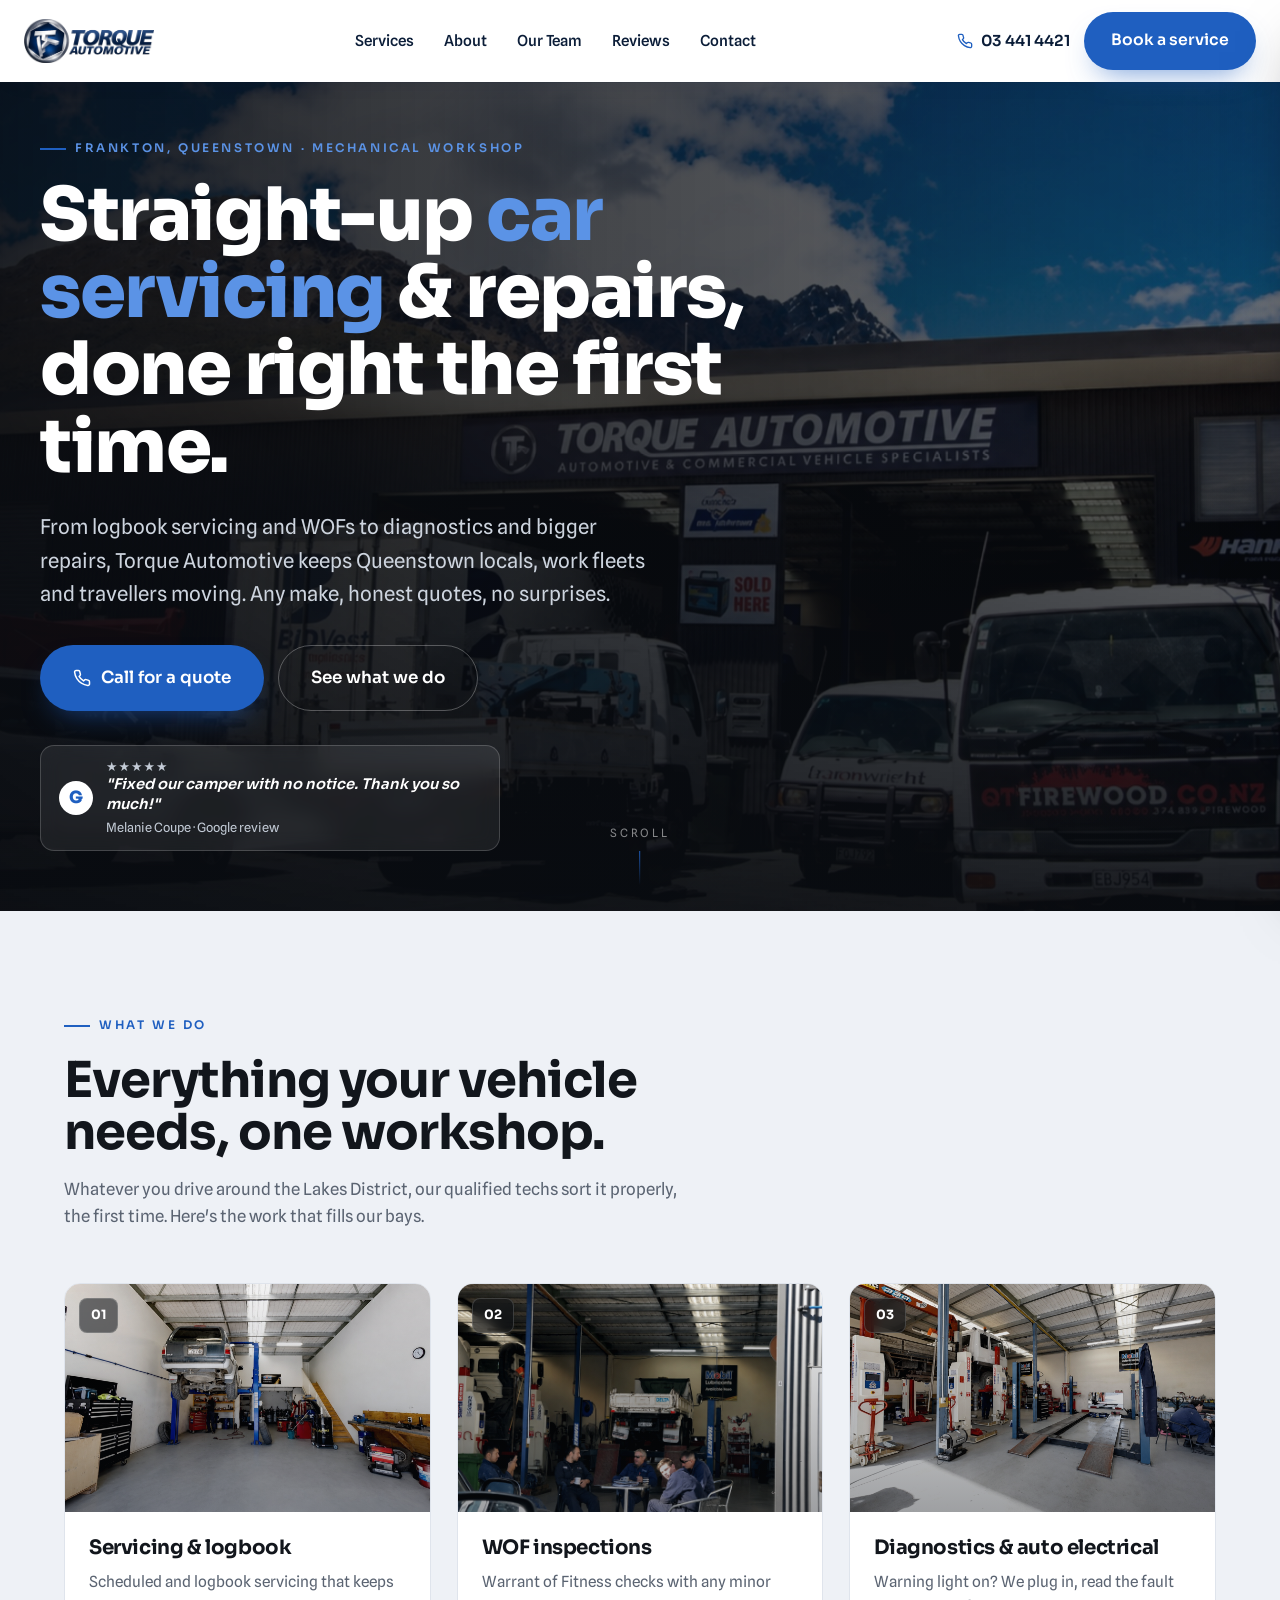
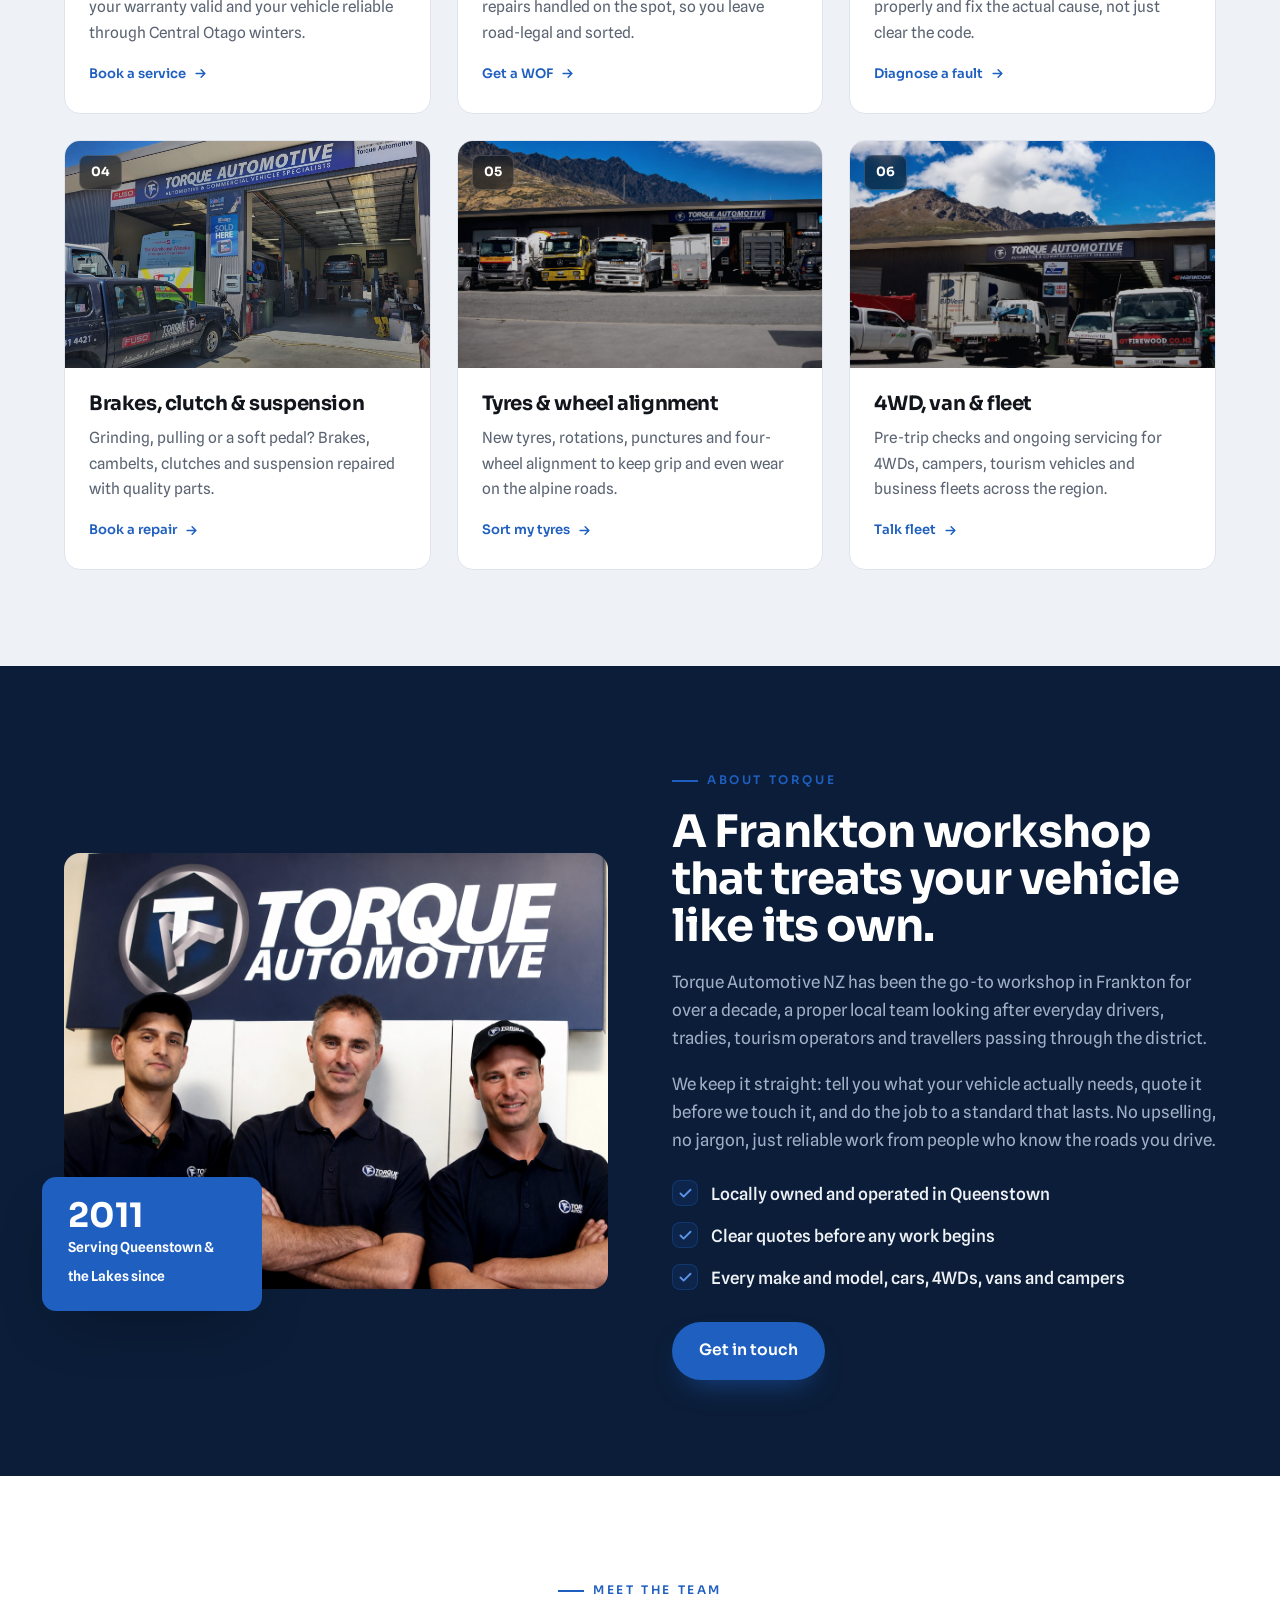
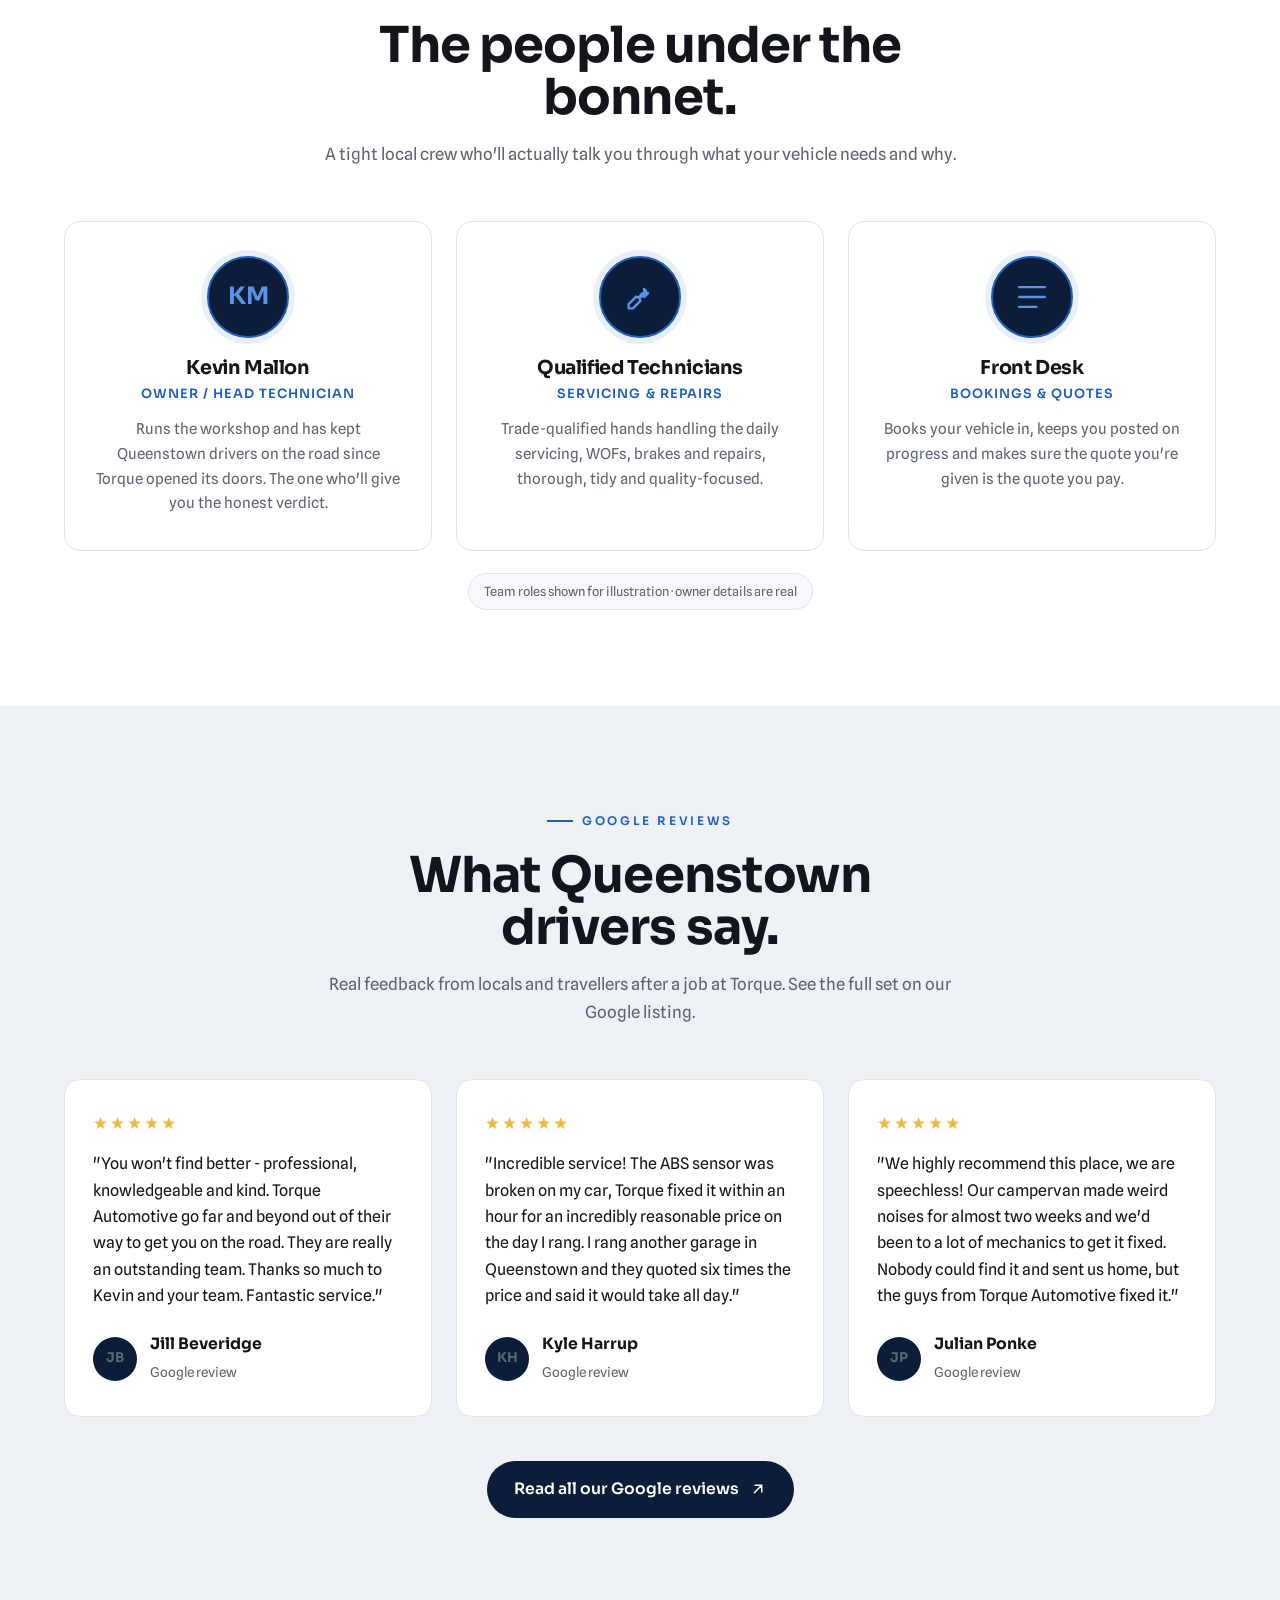
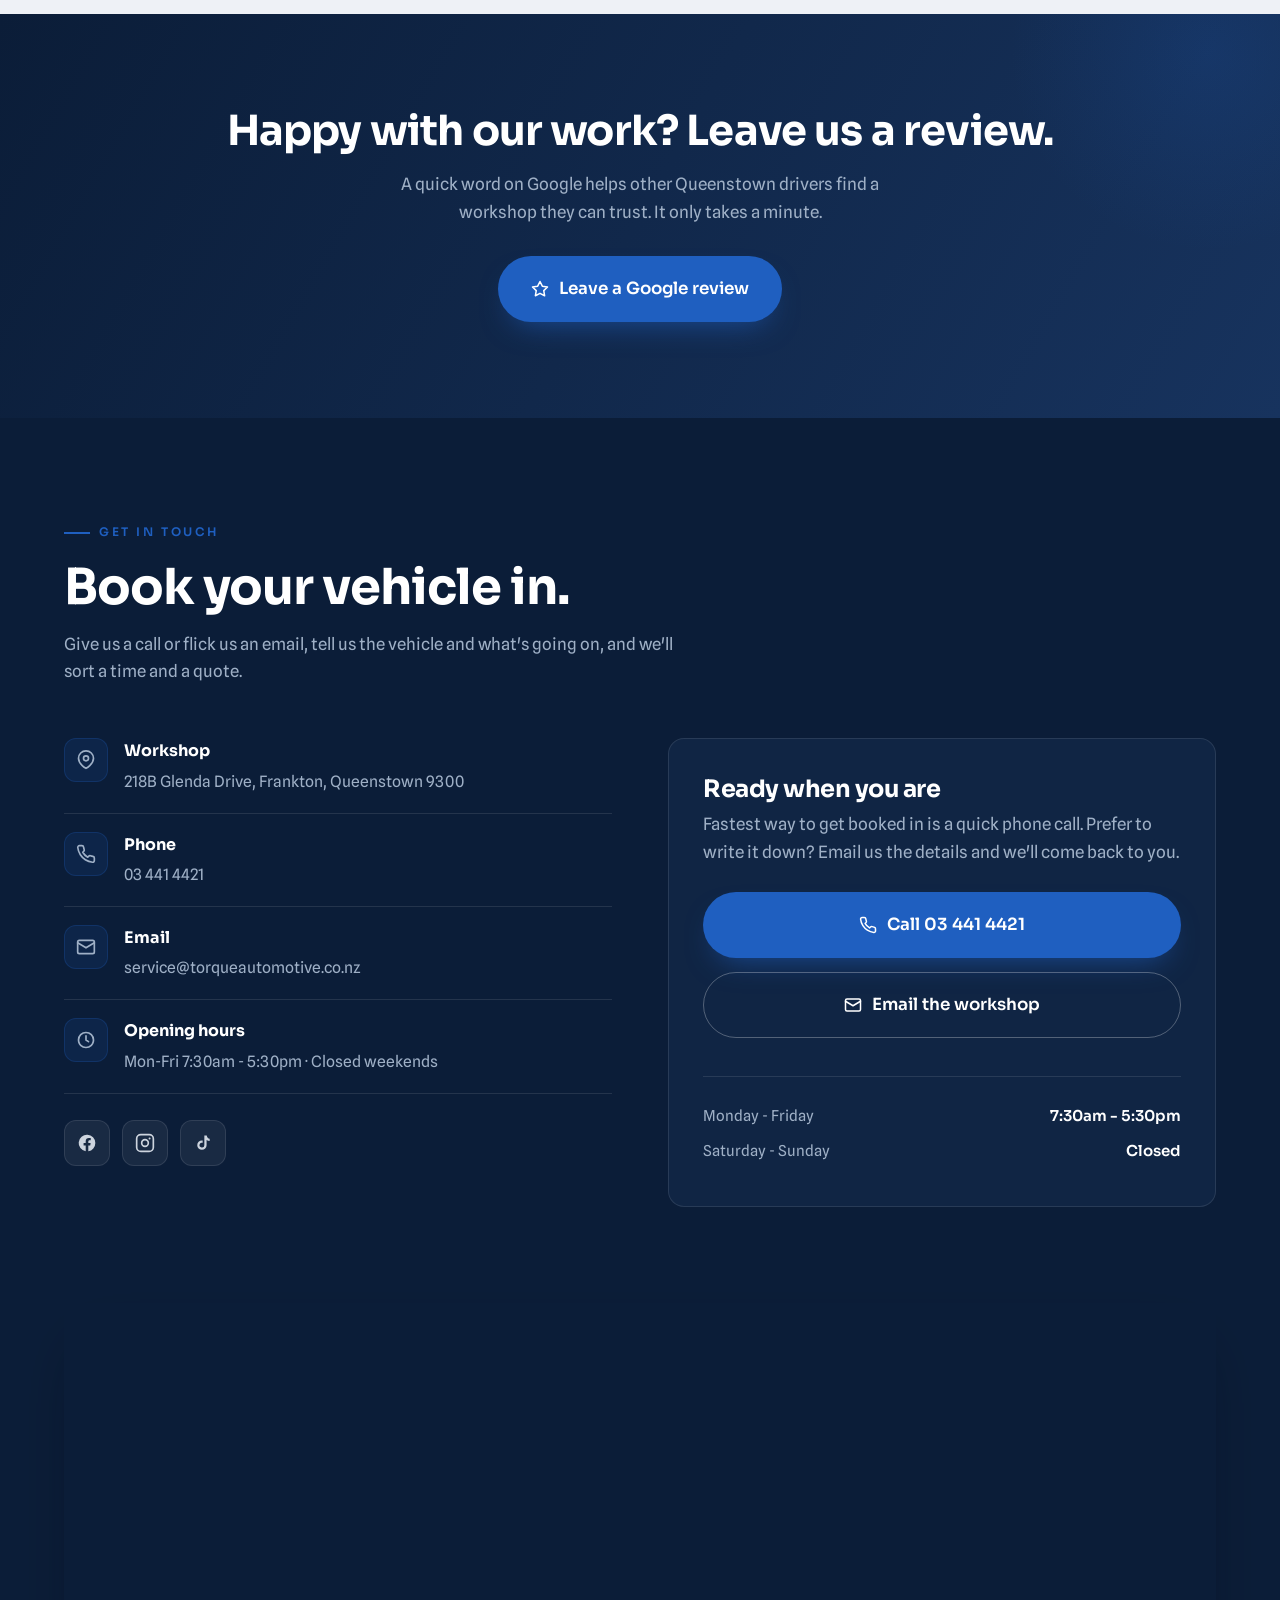
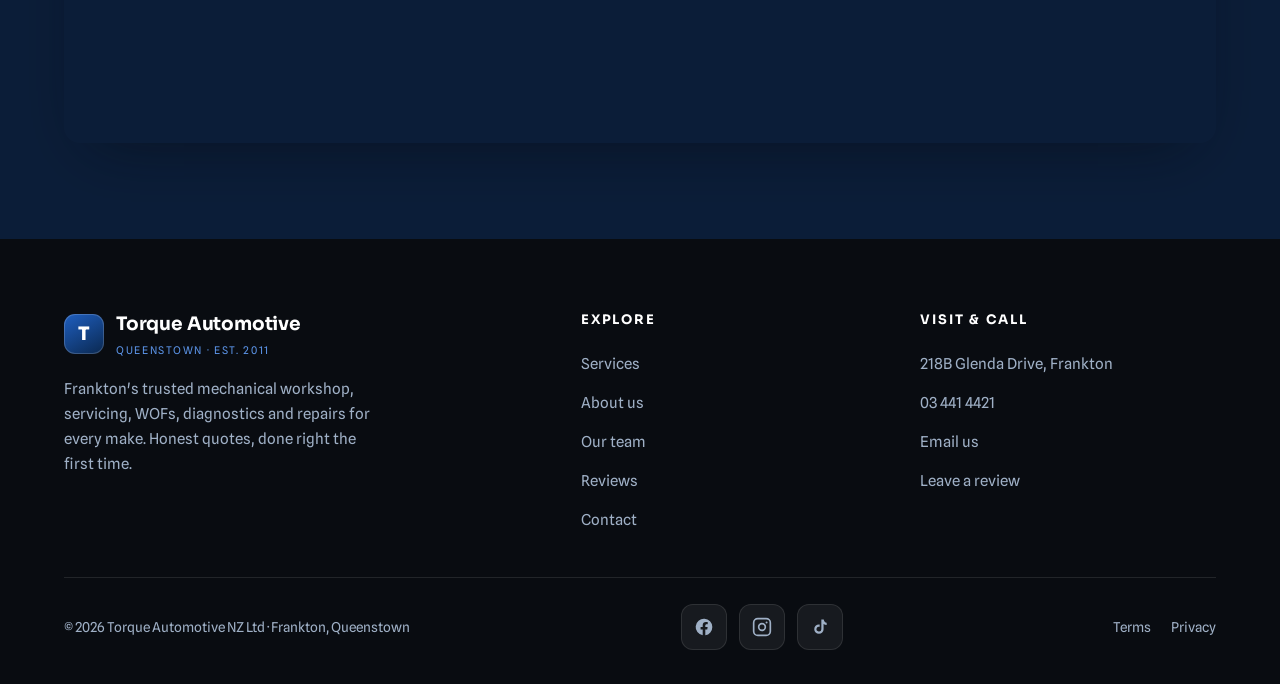
<file: index.html>
<!DOCTYPE html>
<html lang="en-NZ">
<head>
<meta charset="UTF-8">
<meta name="viewport" content="width=device-width, initial-scale=1">
<title>Torque Automotive NZ Ltd | Mechanic &amp; Vehicle Servicing, Queenstown</title>
<meta name="description" content="Trusted mechanical workshop in Frankton, Queenstown. Servicing, WOF inspections, diagnostics, brakes and repairs for cars, 4WDs, vans and campers. Honest quotes, done right the first time.">
<meta name="theme-color" content="#0b1d38">
<link rel="preconnect" href="https://fonts.googleapis.com">
<link rel="preconnect" href="https://fonts.gstatic.com" crossorigin>
<link href="https://fonts.googleapis.com/css2?family=Sora:wght@400;500;600;700;800&family=Spline+Sans:wght@400;500;600;700&display=swap" rel="stylesheet">
<link rel="stylesheet" href="style.css">
<link rel="icon" href="data:image/svg+xml,%3Csvg xmlns='http://www.w3.org/2000/svg' viewBox='0 0 100 100'%3E%3Crect width='100' height='100' rx='22' fill='%230a2850'/%3E%3Ctext x='50' y='68' font-family='Arial' font-size='54' font-weight='bold' text-anchor='middle' fill='%23ffffff'%3ET%3C/text%3E%3C/svg%3E">
<meta property="og:title" content="Torque Automotive NZ Ltd | Mechanic &amp; Servicing, Queenstown">
<meta property="og:description" content="Frankton's trusted workshop, servicing, WOF, diagnostics and repairs for every make. Honest quotes, done right the first time.">
<meta property="og:type" content="website">
<meta property="og:image" content="img/shopfront.jpg">
</head>
<body>

<!-- Intro / loading overlay -->
<div class="intro" aria-hidden="true">
  <div class="intro-inner">
    <img class="brand-logo" src="img/logo.png" alt="Torque Automotive NZ Ltd">
  </div>
  <div class="bar"></div>
</div>

<!-- Nav -->
<header class="nav" id="nav">
  <a class="brand" href="index.html" aria-label="Torque Automotive NZ home">
    <img class="brand-logo-nav" src="img/logo.png" alt="Torque Automotive NZ Ltd" width="140" height="47">
  </a>
  <nav class="nav-links" aria-label="Primary">
    <a href="#services">Services</a>
    <a href="#about">About</a>
    <a href="#crew">Our Team</a>
    <a href="#reviews">Reviews</a>
    <a href="#contact">Contact</a>
  </nav>
  <div class="nav-cta">
    <a class="nav-phone" href="tel:+6434414421">
      <svg viewBox="0 0 24 24" fill="none" stroke="currentColor" stroke-width="2" stroke-linecap="round" stroke-linejoin="round"><path d="M22 16.92v3a2 2 0 0 1-2.18 2 19.79 19.79 0 0 1-8.63-3.07 19.5 19.5 0 0 1-6-6 19.79 19.79 0 0 1-3.07-8.67A2 2 0 0 1 4.11 2h3a2 2 0 0 1 2 1.72c.13.96.36 1.9.7 2.81a2 2 0 0 1-.45 2.11L8.09 9.91a16 16 0 0 0 6 6l1.27-1.27a2 2 0 0 1 2.11-.45c.9.34 1.85.57 2.81.7A2 2 0 0 1 22 16.92z"/></svg>
      03 441 4421
    </a>
    <a class="btn btn-primary" href="#contact">Book a service</a>
    <button class="hamburger" aria-label="Open menu" aria-expanded="false"><span></span><span></span><span></span></button>
  </div>
</header>

<!-- Mobile menu -->
<aside class="mobile-menu" aria-label="Mobile menu">
  <button class="menu-close" aria-label="Close menu">&times;</button>
  <a href="#services">Services</a>
  <a href="#about">About</a>
  <a href="#crew">Our Team</a>
  <a href="#reviews">Reviews</a>
  <a href="#contact">Contact</a>
  <a class="btn btn-primary" href="tel:+6434414421">Call 03 441 4421</a>
</aside>
<div class="scrim"></div>

<!-- Hero -->
<section class="hero" id="top">
  <div class="hero-slides">
    <div class="hero-slide" style="background-image:url('img/shopfront.jpg')"></div>
    <div class="hero-slide" style="background-image:url('img/trucks.jpg')"></div>
    <div class="hero-slide" style="background-image:url('img/workshop.jpg')"></div>
  </div>
  <div class="wrap hero-inner">
    <span class="eyebrow">Frankton, Queenstown · Mechanical Workshop</span>
    <h1>Straight-up <em>car servicing</em> &amp; repairs, done right the first time.</h1>
    <p class="hero-sub">From logbook servicing and WOFs to diagnostics and bigger repairs, Torque Automotive keeps Queenstown locals, work fleets and travellers moving. Any make, honest quotes, no surprises.</p>
    <div class="hero-cta">
      <a class="btn btn-primary btn-lg" href="tel:+6434414421">
        <svg viewBox="0 0 24 24" fill="none" stroke="currentColor" stroke-width="2" stroke-linecap="round" stroke-linejoin="round"><path d="M22 16.92v3a2 2 0 0 1-2.18 2 19.79 19.79 0 0 1-8.63-3.07 19.5 19.5 0 0 1-6-6 19.79 19.79 0 0 1-3.07-8.67A2 2 0 0 1 4.11 2h3a2 2 0 0 1 2 1.72c.13.96.36 1.9.7 2.81a2 2 0 0 1-.45 2.11L8.09 9.91a16 16 0 0 0 6 6l1.27-1.27a2 2 0 0 1 2.11-.45c.9.34 1.85.57 2.81.7A2 2 0 0 1 22 16.92z"/></svg>
        Call for a quote
      </a>
      <a class="btn btn-ghost btn-lg" href="#services">See what we do</a>
    </div>
    <div class="rev-widget">
      <span class="rw-g">G</span>
      <div class="rw-body">
        <span class="rw-stars">★★★★★</span>
        <b>"Fixed our camper with no notice. Thank you so much!"</b>
        <span>Melanie Coupe · Google review</span>
      </div>
    </div>
  </div>
  <div class="scroll-hint"><span>Scroll</span><span class="line"></span></div>
</section>

<!-- Services -->
<section class="section bone" id="services">
  <div class="wrap">
    <div class="section-head reveal">
      <span class="eyebrow">What we do</span>
      <h2>Everything your vehicle needs, one workshop.</h2>
      <p>Whatever you drive around the Lakes District, our qualified techs sort it properly, the first time. Here's the work that fills our bays.</p>
    </div>
    <div class="svc-grid">
      <article class="svc-card reveal">
        <div class="svc-media"><span class="svc-num">01</span><img src="img/fourwd.jpg" alt="4WD up on the hoist for a scheduled service at Torque Automotive" loading="lazy" width="600" height="375"></div>
        <div class="svc-body">
          <h3>Servicing &amp; logbook</h3>
          <p>Scheduled and logbook servicing that keeps your warranty valid and your vehicle reliable through Central Otago winters.</p>
          <span class="svc-tag">Book a service <svg viewBox="0 0 24 24" fill="none" stroke="currentColor" stroke-width="2.4" stroke-linecap="round" stroke-linejoin="round"><path d="M5 12h14M13 6l6 6-6 6"/></svg></span>
        </div>
      </article>
      <article class="svc-card reveal">
        <div class="svc-media"><span class="svc-num">02</span><img src="img/workshop2.jpg" alt="Vehicles on the hoists in the Torque Automotive workshop" loading="lazy" width="600" height="375"></div>
        <div class="svc-body">
          <h3>WOF inspections</h3>
          <p>Warrant of Fitness checks with any minor repairs handled on the spot, so you leave road-legal and sorted.</p>
          <span class="svc-tag">Get a WOF <svg viewBox="0 0 24 24" fill="none" stroke="currentColor" stroke-width="2.4" stroke-linecap="round" stroke-linejoin="round"><path d="M5 12h14M13 6l6 6-6 6"/></svg></span>
        </div>
      </article>
      <article class="svc-card reveal">
        <div class="svc-media"><span class="svc-num">03</span><img src="img/workshop.jpg" alt="Inside the Torque Automotive workshop bays in Frankton" loading="lazy" width="600" height="375"></div>
        <div class="svc-body">
          <h3>Diagnostics &amp; auto electrical</h3>
          <p>Warning light on? We plug in, read the fault properly and fix the actual cause, not just clear the code.</p>
          <span class="svc-tag">Diagnose a fault <svg viewBox="0 0 24 24" fill="none" stroke="currentColor" stroke-width="2.4" stroke-linecap="round" stroke-linejoin="round"><path d="M5 12h14M13 6l6 6-6 6"/></svg></span>
        </div>
      </article>
      <article class="svc-card reveal">
        <div class="svc-media"><span class="svc-num">04</span><img src="img/shopfront2.jpg" alt="The Torque Automotive workshop entrance in Frankton, Queenstown" loading="lazy" width="600" height="375"></div>
        <div class="svc-body">
          <h3>Brakes, clutch &amp; suspension</h3>
          <p>Grinding, pulling or a soft pedal? Brakes, cambelts, clutches and suspension repaired with quality parts.</p>
          <span class="svc-tag">Book a repair <svg viewBox="0 0 24 24" fill="none" stroke="currentColor" stroke-width="2.4" stroke-linecap="round" stroke-linejoin="round"><path d="M5 12h14M13 6l6 6-6 6"/></svg></span>
        </div>
      </article>
      <article class="svc-card reveal">
        <div class="svc-media"><span class="svc-num">05</span><img src="img/trucks.jpg" alt="Trucks and commercial vehicles lined up at Torque Automotive" loading="lazy" width="600" height="375"></div>
        <div class="svc-body">
          <h3>Tyres &amp; wheel alignment</h3>
          <p>New tyres, rotations, punctures and four-wheel alignment to keep grip and even wear on the alpine roads.</p>
          <span class="svc-tag">Sort my tyres <svg viewBox="0 0 24 24" fill="none" stroke="currentColor" stroke-width="2.4" stroke-linecap="round" stroke-linejoin="round"><path d="M5 12h14M13 6l6 6-6 6"/></svg></span>
        </div>
      </article>
      <article class="svc-card reveal">
        <div class="svc-media"><span class="svc-num">06</span><img src="img/shopfront.jpg" alt="Torque Automotive shopfront with work vehicles, Queenstown" loading="lazy" width="600" height="375"></div>
        <div class="svc-body">
          <h3>4WD, van &amp; fleet</h3>
          <p>Pre-trip checks and ongoing servicing for 4WDs, campers, tourism vehicles and business fleets across the region.</p>
          <span class="svc-tag">Talk fleet <svg viewBox="0 0 24 24" fill="none" stroke="currentColor" stroke-width="2.4" stroke-linecap="round" stroke-linejoin="round"><path d="M5 12h14M13 6l6 6-6 6"/></svg></span>
        </div>
      </article>
    </div>
  </div>
</section>

<!-- About -->
<section class="section dark" id="about">
  <div class="wrap">
    <div class="about-grid">
      <div class="about-media reveal">
        <img src="img/team.jpg" alt="The Torque Automotive team at their Frankton workshop" loading="lazy" width="600" height="750">
        <div class="about-tag"><b>2011</b><span>Serving Queenstown &amp; the Lakes since</span></div>
      </div>
      <div class="about-copy reveal">
        <span class="eyebrow">About Torque</span>
        <h2>A Frankton workshop that treats your vehicle like its own.</h2>
        <p>Torque Automotive NZ has been the go-to workshop in Frankton for over a decade, a proper local team looking after everyday drivers, tradies, tourism operators and travellers passing through the district.</p>
        <p>We keep it straight: tell you what your vehicle actually needs, quote it before we touch it, and do the job to a standard that lasts. No upselling, no jargon, just reliable work from people who know the roads you drive.</p>
        <ul class="checklist">
          <li><span class="tick"><svg viewBox="0 0 24 24" fill="none" stroke="currentColor" stroke-width="3" stroke-linecap="round" stroke-linejoin="round"><path d="M20 6 9 17l-5-5"/></svg></span> Locally owned and operated in Queenstown</li>
          <li><span class="tick"><svg viewBox="0 0 24 24" fill="none" stroke="currentColor" stroke-width="3" stroke-linecap="round" stroke-linejoin="round"><path d="M20 6 9 17l-5-5"/></svg></span> Clear quotes before any work begins</li>
          <li><span class="tick"><svg viewBox="0 0 24 24" fill="none" stroke="currentColor" stroke-width="3" stroke-linecap="round" stroke-linejoin="round"><path d="M20 6 9 17l-5-5"/></svg></span> Every make and model, cars, 4WDs, vans and campers</li>
        </ul>
        <a class="btn btn-primary" href="#contact" style="margin-top:30px">Get in touch</a>
      </div>
    </div>
  </div>
</section>

<!-- Crew -->
<section class="section" id="crew">
  <div class="wrap">
    <div class="section-head center reveal">
      <span class="eyebrow" style="justify-content:center">Meet the team</span>
      <h2>The people under the bonnet.</h2>
      <p>A tight local crew who'll actually talk you through what your vehicle needs and why.</p>
    </div>
    <div class="crew-grid">
      <article class="crew-card reveal">
        <div class="crew-avatar">KM</div>
        <h3>Kevin Mallon</h3>
        <div class="crew-role">Owner / Head Technician</div>
        <p>Runs the workshop and has kept Queenstown drivers on the road since Torque opened its doors. The one who'll give you the honest verdict.</p>
      </article>
      <article class="crew-card reveal">
        <div class="crew-avatar"><svg viewBox="0 0 24 24" fill="none" stroke="currentColor" stroke-width="1.7" stroke-linecap="round" stroke-linejoin="round"><path d="M14.7 6.3a4 4 0 0 1-5.4 5.4L4 17v3h3l5.3-5.3a4 4 0 0 1 5.4-5.4l-2.6 2.6-1.4-1.4 2.6-2.6z"/></svg></div>
        <h3>Qualified Technicians</h3>
        <div class="crew-role">Servicing &amp; Repairs</div>
        <p>Trade-qualified hands handling the daily servicing, WOFs, brakes and repairs, thorough, tidy and quality-focused.</p>
      </article>
      <article class="crew-card reveal">
        <div class="crew-avatar"><svg viewBox="0 0 24 24" fill="none" stroke="currentColor" stroke-width="1.7" stroke-linecap="round" stroke-linejoin="round"><path d="M3 5h18M3 12h18M3 19h12"/></svg></div>
        <h3>Front Desk</h3>
        <div class="crew-role">Bookings &amp; Quotes</div>
        <p>Books your vehicle in, keeps you posted on progress and makes sure the quote you're given is the quote you pay.</p>
      </article>
    </div>
    <div style="text-align:center"><span class="badge-note">Team roles shown for illustration · owner details are real</span></div>
  </div>
</section>

<!-- Reviews -->
<section class="section bone" id="reviews">
  <div class="wrap">
    <div class="section-head center reveal">
      <span class="eyebrow" style="justify-content:center">Google reviews</span>
      <h2>What Queenstown drivers say.</h2>
      <p>Real feedback from locals and travellers after a job at Torque. See the full set on our Google listing.</p>
    </div>
    <div class="rev-grid">
      <article class="rev-card reveal">
        <div class="rev-stars">★★★★★</div>
        <p class="rev-text">"You won't find better - professional, knowledgeable and kind. Torque Automotive go far and beyond out of their way to get you on the road. They are really an outstanding team. Thanks so much to Kevin and your team. Fantastic service."</p>
        <div class="rev-meta"><span class="rev-ava">JB</span><div><b>Jill Beveridge</b><span>Google review</span></div></div>
      </article>
      <article class="rev-card reveal">
        <div class="rev-stars">★★★★★</div>
        <p class="rev-text">"Incredible service! The ABS sensor was broken on my car, Torque fixed it within an hour for an incredibly reasonable price on the day I rang. I rang another garage in Queenstown and they quoted six times the price and said it would take all day."</p>
        <div class="rev-meta"><span class="rev-ava">KH</span><div><b>Kyle Harrup</b><span>Google review</span></div></div>
      </article>
      <article class="rev-card reveal">
        <div class="rev-stars">★★★★★</div>
        <p class="rev-text">"We highly recommend this place, we are speechless! Our campervan made weird noises for almost two weeks and we'd been to a lot of mechanics to get it fixed. Nobody could find it and sent us home, but the guys from Torque Automotive fixed it."</p>
        <div class="rev-meta"><span class="rev-ava">JP</span><div><b>Julian Ponke</b><span>Google review</span></div></div>
      </article>
    </div>
    <div class="rev-actions reveal">
      <a class="btn btn-dark" href="https://www.google.com/maps/search/?api=1&query=Torque%20Automotive%20NZ%20Ltd%20Frankton%20Queenstown" target="_blank" rel="noopener">
        Read all our Google reviews
        <svg viewBox="0 0 24 24" fill="none" stroke="currentColor" stroke-width="2" stroke-linecap="round" stroke-linejoin="round"><path d="M7 17 17 7M8 7h9v9"/></svg>
      </a>
    </div>
  </div>
</section>

<!-- Review banner -->
<section class="section rev-banner">
  <div class="wrap">
    <h2>Happy with our work? Leave us a review.</h2>
    <p>A quick word on Google helps other Queenstown drivers find a workshop they can trust. It only takes a minute.</p>
    <a class="btn btn-primary btn-lg" href="https://www.google.com/maps/search/?api=1&query=Torque%20Automotive%20NZ%20Ltd%20Frankton%20Queenstown" target="_blank" rel="noopener">
      <svg viewBox="0 0 24 24" fill="none" stroke="currentColor" stroke-width="2" stroke-linecap="round" stroke-linejoin="round"><path d="M12 2 15.09 8.26 22 9.27l-5 4.87 1.18 6.88L12 17.77l-6.18 3.25L7 14.14 2 9.27l6.91-1.01L12 2z"/></svg>
      Leave a Google review
    </a>
  </div>
</section>

<!-- Contact -->
<section class="section dark" id="contact">
  <div class="wrap">
    <div class="section-head reveal">
      <span class="eyebrow">Get in touch</span>
      <h2>Book your vehicle in.</h2>
      <p>Give us a call or flick us an email, tell us the vehicle and what's going on, and we'll sort a time and a quote.</p>
    </div>
    <div class="contact-grid">
      <div class="contact-info reveal">
        <div class="row">
          <span class="ic"><svg viewBox="0 0 24 24" fill="none" stroke="currentColor" stroke-width="2" stroke-linecap="round" stroke-linejoin="round"><path d="M21 10c0 7-9 12-9 12s-9-5-9-12a9 9 0 0 1 18 0z"/><circle cx="12" cy="10" r="3"/></svg></span>
          <div><b>Workshop</b><span>218B Glenda Drive, Frankton, Queenstown 9300</span></div>
        </div>
        <div class="row">
          <span class="ic"><svg viewBox="0 0 24 24" fill="none" stroke="currentColor" stroke-width="2" stroke-linecap="round" stroke-linejoin="round"><path d="M22 16.92v3a2 2 0 0 1-2.18 2 19.79 19.79 0 0 1-8.63-3.07 19.5 19.5 0 0 1-6-6 19.79 19.79 0 0 1-3.07-8.67A2 2 0 0 1 4.11 2h3a2 2 0 0 1 2 1.72c.13.96.36 1.9.7 2.81a2 2 0 0 1-.45 2.11L8.09 9.91a16 16 0 0 0 6 6l1.27-1.27a2 2 0 0 1 2.11-.45c.9.34 1.85.57 2.81.7A2 2 0 0 1 22 16.92z"/></svg></span>
          <div><b>Phone</b><a href="tel:+6434414421">03 441 4421</a></div>
        </div>
        <div class="row">
          <span class="ic"><svg viewBox="0 0 24 24" fill="none" stroke="currentColor" stroke-width="2" stroke-linecap="round" stroke-linejoin="round"><rect x="2" y="4" width="20" height="16" rx="2"/><path d="m22 7-10 6L2 7"/></svg></span>
          <div><b>Email</b><span>service@torqueautomotive.co.nz</span></div>
        </div>
        <div class="row">
          <span class="ic"><svg viewBox="0 0 24 24" fill="none" stroke="currentColor" stroke-width="2" stroke-linecap="round" stroke-linejoin="round"><circle cx="12" cy="12" r="9"/><path d="M12 7v5l3 2"/></svg></span>
          <div><b>Opening hours</b><span>Mon-Fri 7:30am - 5:30pm · Closed weekends</span></div>
        </div>
        <div class="socials">
          <a href="https://www.facebook.com/search/top?q=Torque%20Automotive%20NZ%20Queenstown" target="_blank" rel="noopener" aria-label="Find us on Facebook">
            <svg viewBox="0 0 24 24" fill="currentColor"><path d="M22 12a10 10 0 1 0-11.56 9.88v-6.99H7.9V12h2.54V9.8c0-2.5 1.49-3.89 3.78-3.89 1.09 0 2.24.2 2.24.2v2.46h-1.26c-1.24 0-1.63.77-1.63 1.56V12h2.78l-.44 2.89h-2.34v6.99A10 10 0 0 0 22 12z"/></svg>
          </a>
          <a href="https://www.instagram.com/explore/search/keyword/?q=Torque%20Automotive%20NZ" target="_blank" rel="noopener" aria-label="Find us on Instagram">
            <svg viewBox="0 0 24 24" fill="none" stroke="currentColor" stroke-width="2"><rect x="2" y="2" width="20" height="20" rx="5"/><circle cx="12" cy="12" r="4"/><circle cx="17.5" cy="6.5" r="1.2" fill="currentColor" stroke="none"/></svg>
          </a>
          <a href="https://www.tiktok.com/search?q=Torque%20Automotive%20NZ" target="_blank" rel="noopener" aria-label="Find us on TikTok">
            <svg viewBox="0 0 24 24" fill="currentColor"><path d="M16.5 3c.3 2.1 1.6 3.7 3.5 4v2.6c-1.3 0-2.6-.4-3.7-1.1v6.1a5.6 5.6 0 1 1-5.6-5.6c.3 0 .6 0 .9.1v2.7a2.9 2.9 0 1 0 2 2.8V3h2.9z"/></svg>
          </a>
        </div>
      </div>
      <div class="contact-card reveal">
        <h3>Ready when you are</h3>
        <p>Fastest way to get booked in is a quick phone call. Prefer to write it down? Email us the details and we'll come back to you.</p>
        <a class="btn btn-primary btn-lg" href="tel:+6434414421">
          <svg viewBox="0 0 24 24" fill="none" stroke="currentColor" stroke-width="2" stroke-linecap="round" stroke-linejoin="round"><path d="M22 16.92v3a2 2 0 0 1-2.18 2 19.79 19.79 0 0 1-8.63-3.07 19.5 19.5 0 0 1-6-6 19.79 19.79 0 0 1-3.07-8.67A2 2 0 0 1 4.11 2h3a2 2 0 0 1 2 1.72c.13.96.36 1.9.7 2.81a2 2 0 0 1-.45 2.11L8.09 9.91a16 16 0 0 0 6 6l1.27-1.27a2 2 0 0 1 2.11-.45c.9.34 1.85.57 2.81.7A2 2 0 0 1 22 16.92z"/></svg>
          Call 03 441 4421
        </a>
        <a class="btn btn-ghost btn-lg" href="#" data-gmail data-user="service" data-domain="torqueautomotive.co.nz" data-su="Service%20enquiry%20from%20your%20website" data-body="Hi%20Torque%20Automotive%2C%0A%0AVehicle%20(make%2Fmodel%2Fyear)%3A%0AWhat%20it%20needs%3A%0APreferred%20day%3A%0A%0AThanks%2C">
          <svg viewBox="0 0 24 24" fill="none" stroke="currentColor" stroke-width="2" stroke-linecap="round" stroke-linejoin="round"><rect x="2" y="4" width="20" height="16" rx="2"/><path d="m22 7-10 6L2 7"/></svg>
          Email the workshop
        </a>
        <div class="contact-hours">
          <div class="hrow"><span>Monday - Friday</span><b>7:30am - 5:30pm</b></div>
          <div class="hrow"><span>Saturday - Sunday</span><b>Closed</b></div>
        </div>
      </div>
    </div>
  </div>
</section>

<!-- Map -->
<section class="dark" style="padding:0">
  <div class="map-wrap">
    <iframe class="map-frame" title="Map showing Torque Automotive NZ Ltd, 218B Glenda Drive, Frankton, Queenstown" src="https://www.google.com/maps?q=218B%20Glenda%20Drive%2C%20Frankton%2C%20Queenstown%209300&output=embed" loading="lazy" referrerpolicy="no-referrer-when-downgrade" allowfullscreen></iframe>
  </div>
</section>

<!-- Footer -->
<footer class="footer">
  <div class="wrap">
    <div class="footer-top">
      <div class="footer-about">
        <a class="brand" href="index.html"><span class="mark">T</span><span>Torque Automotive<small>Queenstown · Est. 2011</small></span></a>
        <p>Frankton's trusted mechanical workshop, servicing, WOFs, diagnostics and repairs for every make. Honest quotes, done right the first time.</p>
      </div>
      <div>
        <h5>Explore</h5>
        <ul>
          <li><a href="#services">Services</a></li>
          <li><a href="#about">About us</a></li>
          <li><a href="#crew">Our team</a></li>
          <li><a href="#reviews">Reviews</a></li>
          <li><a href="#contact">Contact</a></li>
        </ul>
      </div>
      <div>
        <h5>Visit &amp; call</h5>
        <ul>
          <li><a href="https://www.google.com/maps?q=218B%20Glenda%20Drive%2C%20Frankton%2C%20Queenstown%209300" target="_blank" rel="noopener">218B Glenda Drive, Frankton</a></li>
          <li><a href="tel:+6434414421">03 441 4421</a></li>
          <li><a href="#" data-gmail data-user="service" data-domain="torqueautomotive.co.nz" data-su="Website%20enquiry">Email us</a></li>
          <li><a href="https://www.google.com/maps/search/?api=1&query=Torque%20Automotive%20NZ%20Ltd%20Frankton%20Queenstown" target="_blank" rel="noopener">Leave a review</a></li>
        </ul>
      </div>
    </div>
    <div class="footer-bottom">
      <span>© <span id="year">2026</span> Torque Automotive NZ Ltd · Frankton, Queenstown</span>
      <div class="socials">
        <a href="https://www.facebook.com/search/top?q=Torque%20Automotive%20NZ%20Queenstown" target="_blank" rel="noopener" aria-label="Facebook"><svg viewBox="0 0 24 24" fill="currentColor"><path d="M22 12a10 10 0 1 0-11.56 9.88v-6.99H7.9V12h2.54V9.8c0-2.5 1.49-3.89 3.78-3.89 1.09 0 2.24.2 2.24.2v2.46h-1.26c-1.24 0-1.63.77-1.63 1.56V12h2.78l-.44 2.89h-2.34v6.99A10 10 0 0 0 22 12z"/></svg></a>
        <a href="https://www.instagram.com/explore/search/keyword/?q=Torque%20Automotive%20NZ" target="_blank" rel="noopener" aria-label="Instagram"><svg viewBox="0 0 24 24" fill="none" stroke="currentColor" stroke-width="2"><rect x="2" y="2" width="20" height="20" rx="5"/><circle cx="12" cy="12" r="4"/><circle cx="17.5" cy="6.5" r="1.2" fill="currentColor" stroke="none"/></svg></a>
        <a href="https://www.tiktok.com/search?q=Torque%20Automotive%20NZ" target="_blank" rel="noopener" aria-label="TikTok"><svg viewBox="0 0 24 24" fill="currentColor"><path d="M16.5 3c.3 2.1 1.6 3.7 3.5 4v2.6c-1.3 0-2.6-.4-3.7-1.1v6.1a5.6 5.6 0 1 1-5.6-5.6c.3 0 .6 0 .9.1v2.7a2.9 2.9 0 1 0 2 2.8V3h2.9z"/></svg></a>
      </div>
      <div style="display:flex;gap:20px">
        <a href="terms.html">Terms</a>
        <a href="privacy.html">Privacy</a>
      </div>
    </div>
  </div>
</footer>

<script src="script.js"></script>
</body>
</html>
</file>
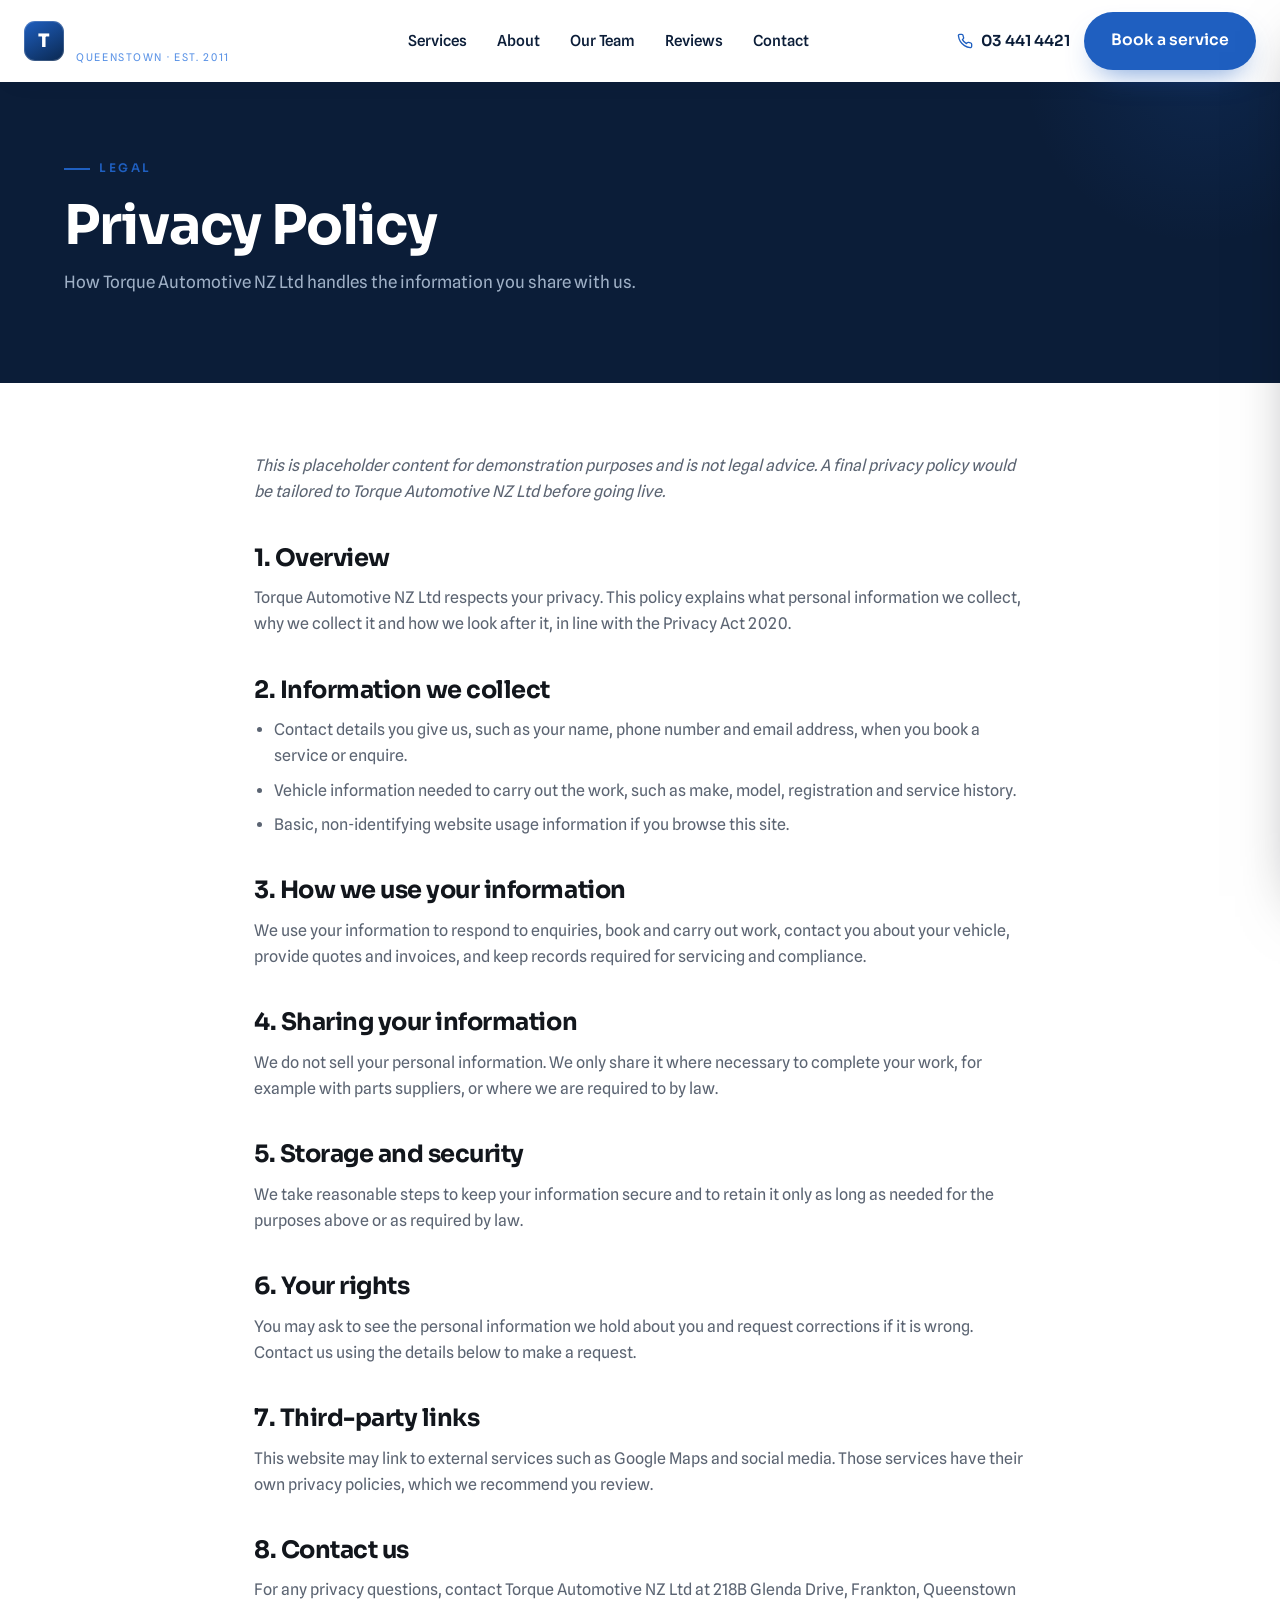
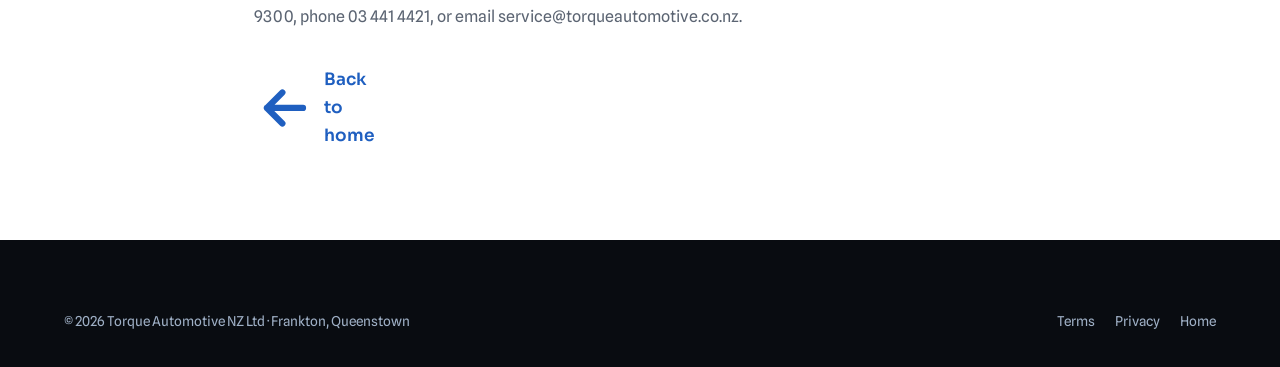
<file: privacy.html>
<!DOCTYPE html>
<html lang="en-NZ">
<head>
<meta charset="UTF-8">
<meta name="viewport" content="width=device-width, initial-scale=1">
<title>Privacy Policy | Torque Automotive NZ Ltd</title>
<meta name="description" content="Privacy policy for Torque Automotive NZ Ltd, Frankton, Queenstown.">
<meta name="theme-color" content="#0d1117">
<link rel="preconnect" href="https://fonts.googleapis.com">
<link rel="preconnect" href="https://fonts.gstatic.com" crossorigin>
<link href="https://fonts.googleapis.com/css2?family=Sora:wght@400;500;600;700;800&family=Spline+Sans:wght@400;500;600;700&display=swap" rel="stylesheet">
<link rel="stylesheet" href="style.css">
<link rel="icon" href="data:image/svg+xml,%3Csvg xmlns='http://www.w3.org/2000/svg' viewBox='0 0 100 100'%3E%3Crect width='100' height='100' rx='22' fill='%23d99a2b'/%3E%3Ctext x='50' y='68' font-family='Arial' font-size='54' font-weight='bold' text-anchor='middle' fill='%231c1300'%3ET%3C/text%3E%3C/svg%3E">
</head>
<body>

<header class="nav scrolled" id="nav">
  <a class="brand" href="index.html" aria-label="Torque Automotive NZ home">
    <span class="mark">T</span>
    <span>Torque Automotive<small>Queenstown · Est. 2011</small></span>
  </a>
  <nav class="nav-links" aria-label="Primary">
    <a href="index.html#services">Services</a>
    <a href="index.html#about">About</a>
    <a href="index.html#crew">Our Team</a>
    <a href="index.html#reviews">Reviews</a>
    <a href="index.html#contact">Contact</a>
  </nav>
  <div class="nav-cta">
    <a class="nav-phone" href="tel:+6434414421">
      <svg viewBox="0 0 24 24" fill="none" stroke="currentColor" stroke-width="2" stroke-linecap="round" stroke-linejoin="round"><path d="M22 16.92v3a2 2 0 0 1-2.18 2 19.79 19.79 0 0 1-8.63-3.07 19.5 19.5 0 0 1-6-6 19.79 19.79 0 0 1-3.07-8.67A2 2 0 0 1 4.11 2h3a2 2 0 0 1 2 1.72c.13.96.36 1.9.7 2.81a2 2 0 0 1-.45 2.11L8.09 9.91a16 16 0 0 0 6 6l1.27-1.27a2 2 0 0 1 2.11-.45c.9.34 1.85.57 2.81.7A2 2 0 0 1 22 16.92z"/></svg>
      03 441 4421
    </a>
    <a class="btn btn-primary" href="index.html#contact">Book a service</a>
    <button class="hamburger" aria-label="Open menu"><span></span><span></span><span></span></button>
  </div>
</header>

<aside class="mobile-menu" aria-label="Mobile menu">
  <button class="menu-close" aria-label="Close menu">&times;</button>
  <a href="index.html#services">Services</a>
  <a href="index.html#about">About</a>
  <a href="index.html#crew">Our Team</a>
  <a href="index.html#reviews">Reviews</a>
  <a href="index.html#contact">Contact</a>
  <a class="btn btn-primary" href="tel:+6434414421">Call 03 441 4421</a>
</aside>
<div class="scrim"></div>

<section class="page-hero">
  <div class="wrap">
    <span class="eyebrow">Legal</span>
    <h1>Privacy Policy</h1>
    <p>How Torque Automotive NZ Ltd handles the information you share with us.</p>
  </div>
</section>

<main class="legal">
  <p><em>This is placeholder content for demonstration purposes and is not legal advice. A final privacy policy would be tailored to Torque Automotive NZ Ltd before going live.</em></p>

  <h2>1. Overview</h2>
  <p>Torque Automotive NZ Ltd respects your privacy. This policy explains what personal information we collect, why we collect it and how we look after it, in line with the Privacy Act 2020.</p>

  <h2>2. Information we collect</h2>
  <ul>
    <li>Contact details you give us, such as your name, phone number and email address, when you book a service or enquire.</li>
    <li>Vehicle information needed to carry out the work, such as make, model, registration and service history.</li>
    <li>Basic, non-identifying website usage information if you browse this site.</li>
  </ul>

  <h2>3. How we use your information</h2>
  <p>We use your information to respond to enquiries, book and carry out work, contact you about your vehicle, provide quotes and invoices, and keep records required for servicing and compliance.</p>

  <h2>4. Sharing your information</h2>
  <p>We do not sell your personal information. We only share it where necessary to complete your work, for example with parts suppliers, or where we are required to by law.</p>

  <h2>5. Storage and security</h2>
  <p>We take reasonable steps to keep your information secure and to retain it only as long as needed for the purposes above or as required by law.</p>

  <h2>6. Your rights</h2>
  <p>You may ask to see the personal information we hold about you and request corrections if it is wrong. Contact us using the details below to make a request.</p>

  <h2>7. Third-party links</h2>
  <p>This website may link to external services such as Google Maps and social media. Those services have their own privacy policies, which we recommend you review.</p>

  <h2>8. Contact us</h2>
  <p>For any privacy questions, contact Torque Automotive NZ Ltd at 218B Glenda Drive, Frankton, Queenstown 9300, phone 03 441 4421, or email service@torqueautomotive.co.nz.</p>

  <a class="back" href="index.html"><svg viewBox="0 0 24 24" fill="none" stroke="currentColor" stroke-width="2.4" stroke-linecap="round" stroke-linejoin="round"><path d="M19 12H5M11 18l-6-6 6-6"/></svg> Back to home</a>
</main>

<footer class="footer">
  <div class="wrap">
    <div class="footer-bottom" style="border-top:0;padding-top:0">
      <span>© <span id="year">2026</span> Torque Automotive NZ Ltd · Frankton, Queenstown</span>
      <div style="display:flex;gap:20px">
        <a href="terms.html">Terms</a>
        <a href="privacy.html">Privacy</a>
        <a href="index.html">Home</a>
      </div>
    </div>
  </div>
</footer>

<script src="script.js"></script>
</body>
</html>
</file>
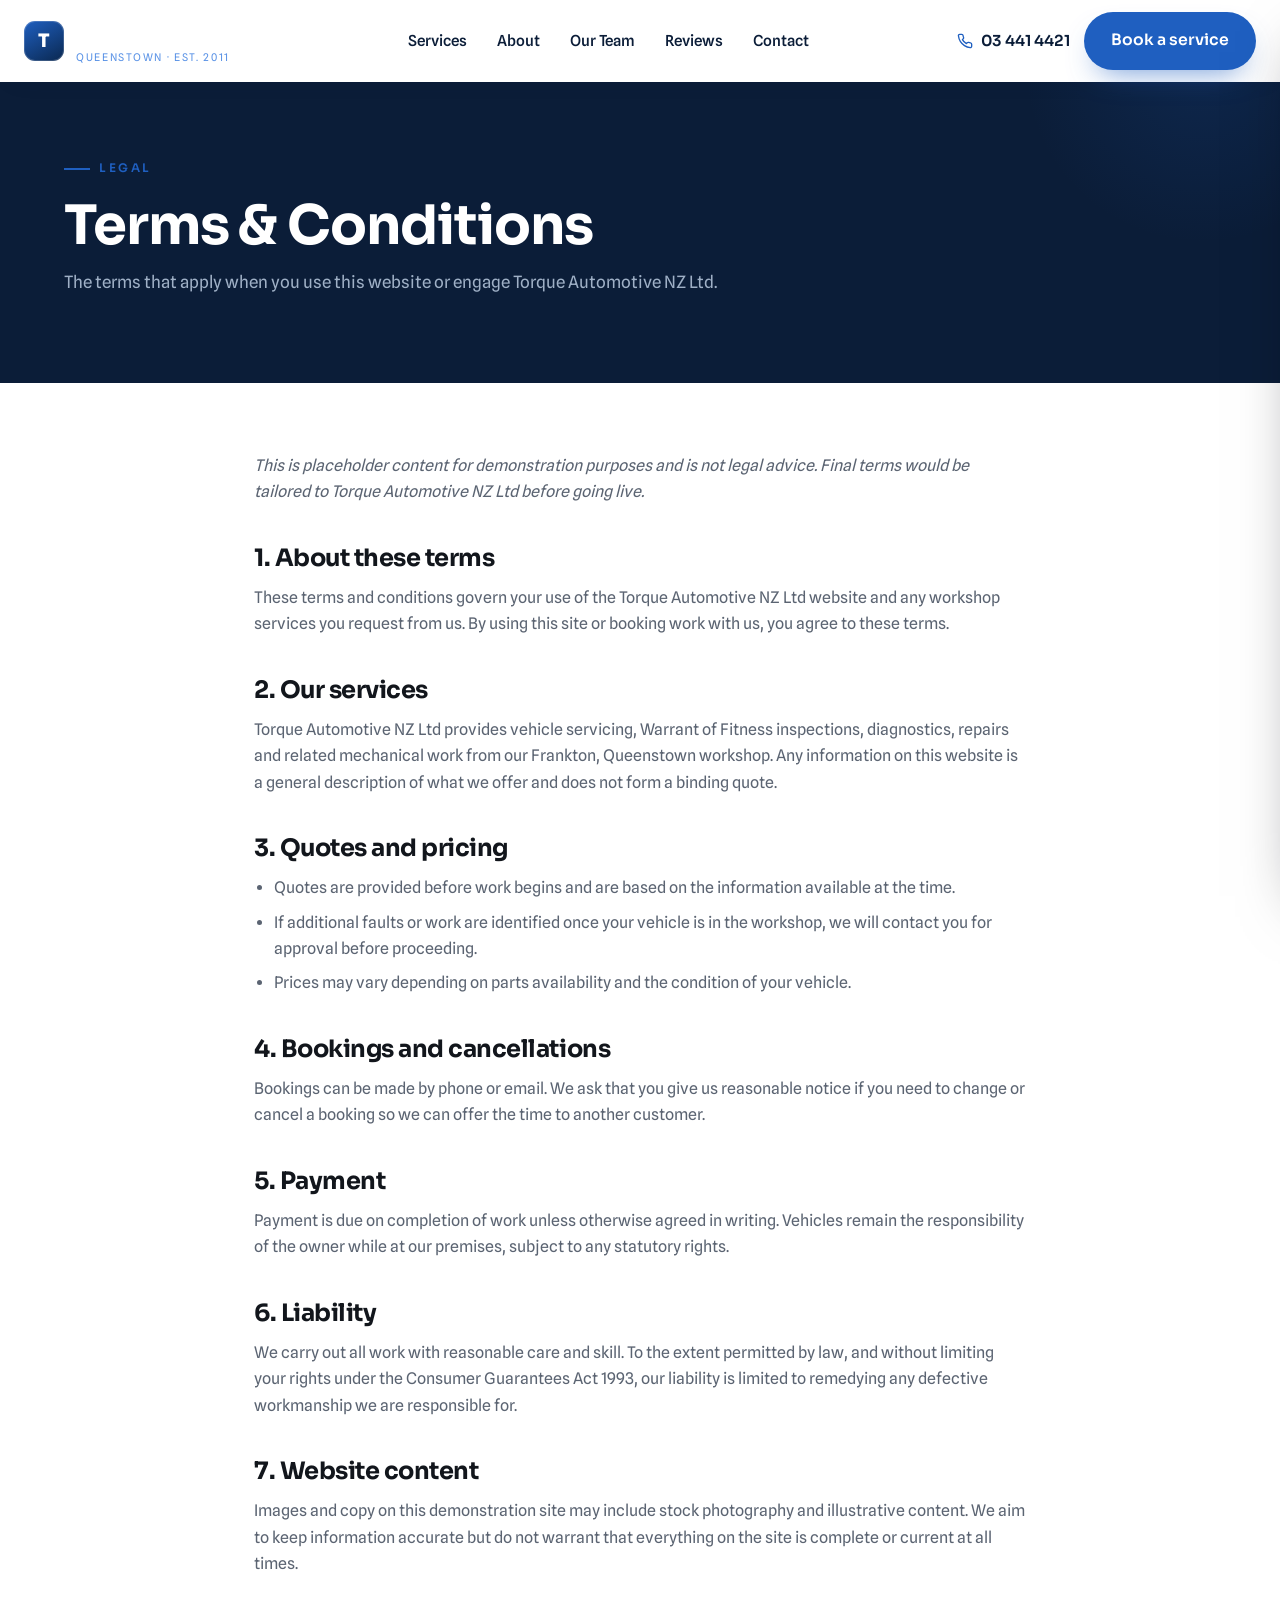
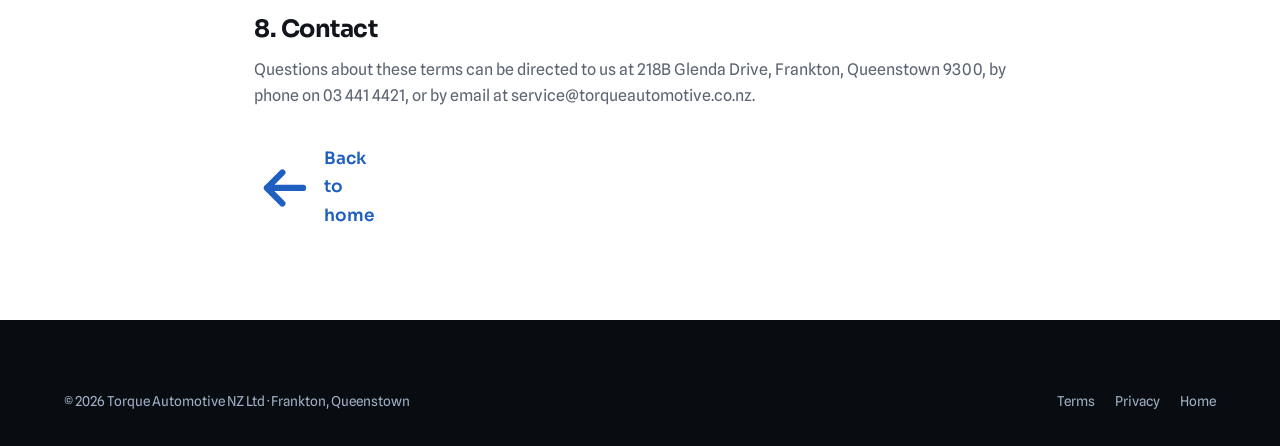
<file: terms.html>
<!DOCTYPE html>
<html lang="en-NZ">
<head>
<meta charset="UTF-8">
<meta name="viewport" content="width=device-width, initial-scale=1">
<title>Terms &amp; Conditions | Torque Automotive NZ Ltd</title>
<meta name="description" content="Terms and conditions for Torque Automotive NZ Ltd, Frankton, Queenstown.">
<meta name="theme-color" content="#0d1117">
<link rel="preconnect" href="https://fonts.googleapis.com">
<link rel="preconnect" href="https://fonts.gstatic.com" crossorigin>
<link href="https://fonts.googleapis.com/css2?family=Sora:wght@400;500;600;700;800&family=Spline+Sans:wght@400;500;600;700&display=swap" rel="stylesheet">
<link rel="stylesheet" href="style.css">
<link rel="icon" href="data:image/svg+xml,%3Csvg xmlns='http://www.w3.org/2000/svg' viewBox='0 0 100 100'%3E%3Crect width='100' height='100' rx='22' fill='%23d99a2b'/%3E%3Ctext x='50' y='68' font-family='Arial' font-size='54' font-weight='bold' text-anchor='middle' fill='%231c1300'%3ET%3C/text%3E%3C/svg%3E">
</head>
<body>

<header class="nav scrolled" id="nav">
  <a class="brand" href="index.html" aria-label="Torque Automotive NZ home">
    <span class="mark">T</span>
    <span>Torque Automotive<small>Queenstown · Est. 2011</small></span>
  </a>
  <nav class="nav-links" aria-label="Primary">
    <a href="index.html#services">Services</a>
    <a href="index.html#about">About</a>
    <a href="index.html#crew">Our Team</a>
    <a href="index.html#reviews">Reviews</a>
    <a href="index.html#contact">Contact</a>
  </nav>
  <div class="nav-cta">
    <a class="nav-phone" href="tel:+6434414421">
      <svg viewBox="0 0 24 24" fill="none" stroke="currentColor" stroke-width="2" stroke-linecap="round" stroke-linejoin="round"><path d="M22 16.92v3a2 2 0 0 1-2.18 2 19.79 19.79 0 0 1-8.63-3.07 19.5 19.5 0 0 1-6-6 19.79 19.79 0 0 1-3.07-8.67A2 2 0 0 1 4.11 2h3a2 2 0 0 1 2 1.72c.13.96.36 1.9.7 2.81a2 2 0 0 1-.45 2.11L8.09 9.91a16 16 0 0 0 6 6l1.27-1.27a2 2 0 0 1 2.11-.45c.9.34 1.85.57 2.81.7A2 2 0 0 1 22 16.92z"/></svg>
      03 441 4421
    </a>
    <a class="btn btn-primary" href="index.html#contact">Book a service</a>
    <button class="hamburger" aria-label="Open menu"><span></span><span></span><span></span></button>
  </div>
</header>

<aside class="mobile-menu" aria-label="Mobile menu">
  <button class="menu-close" aria-label="Close menu">&times;</button>
  <a href="index.html#services">Services</a>
  <a href="index.html#about">About</a>
  <a href="index.html#crew">Our Team</a>
  <a href="index.html#reviews">Reviews</a>
  <a href="index.html#contact">Contact</a>
  <a class="btn btn-primary" href="tel:+6434414421">Call 03 441 4421</a>
</aside>
<div class="scrim"></div>

<section class="page-hero">
  <div class="wrap">
    <span class="eyebrow">Legal</span>
    <h1>Terms &amp; Conditions</h1>
    <p>The terms that apply when you use this website or engage Torque Automotive NZ Ltd.</p>
  </div>
</section>

<main class="legal">
  <p><em>This is placeholder content for demonstration purposes and is not legal advice. Final terms would be tailored to Torque Automotive NZ Ltd before going live.</em></p>

  <h2>1. About these terms</h2>
  <p>These terms and conditions govern your use of the Torque Automotive NZ Ltd website and any workshop services you request from us. By using this site or booking work with us, you agree to these terms.</p>

  <h2>2. Our services</h2>
  <p>Torque Automotive NZ Ltd provides vehicle servicing, Warrant of Fitness inspections, diagnostics, repairs and related mechanical work from our Frankton, Queenstown workshop. Any information on this website is a general description of what we offer and does not form a binding quote.</p>

  <h2>3. Quotes and pricing</h2>
  <ul>
    <li>Quotes are provided before work begins and are based on the information available at the time.</li>
    <li>If additional faults or work are identified once your vehicle is in the workshop, we will contact you for approval before proceeding.</li>
    <li>Prices may vary depending on parts availability and the condition of your vehicle.</li>
  </ul>

  <h2>4. Bookings and cancellations</h2>
  <p>Bookings can be made by phone or email. We ask that you give us reasonable notice if you need to change or cancel a booking so we can offer the time to another customer.</p>

  <h2>5. Payment</h2>
  <p>Payment is due on completion of work unless otherwise agreed in writing. Vehicles remain the responsibility of the owner while at our premises, subject to any statutory rights.</p>

  <h2>6. Liability</h2>
  <p>We carry out all work with reasonable care and skill. To the extent permitted by law, and without limiting your rights under the Consumer Guarantees Act 1993, our liability is limited to remedying any defective workmanship we are responsible for.</p>

  <h2>7. Website content</h2>
  <p>Images and copy on this demonstration site may include stock photography and illustrative content. We aim to keep information accurate but do not warrant that everything on the site is complete or current at all times.</p>

  <h2>8. Contact</h2>
  <p>Questions about these terms can be directed to us at 218B Glenda Drive, Frankton, Queenstown 9300, by phone on 03 441 4421, or by email at service@torqueautomotive.co.nz.</p>

  <a class="back" href="index.html"><svg viewBox="0 0 24 24" fill="none" stroke="currentColor" stroke-width="2.4" stroke-linecap="round" stroke-linejoin="round"><path d="M19 12H5M11 18l-6-6 6-6"/></svg> Back to home</a>
</main>

<footer class="footer">
  <div class="wrap">
    <div class="footer-bottom" style="border-top:0;padding-top:0">
      <span>© <span id="year">2026</span> Torque Automotive NZ Ltd · Frankton, Queenstown</span>
      <div style="display:flex;gap:20px">
        <a href="terms.html">Terms</a>
        <a href="privacy.html">Privacy</a>
        <a href="index.html">Home</a>
      </div>
    </div>
  </div>
</footer>

<script src="script.js"></script>
</body>
</html>
</file>
<file: style.css>
/* ============================================================
   Torque Automotive NZ Ltd — Premium archetype
   Fonts: Sora (display) + Spline Sans (body)
   ============================================================ */

:root{
  --ink:#0b1d38;          /* deep Torque navy anchor */
  --ink-2:#102544;        /* deep navy panel */
  --ink-3:#17335e;        /* raised navy panel */
  --bone:#eef1f6;         /* cool bone light section */
  --paper:#ffffff;
  --paper-2:#f7f9fc;
  --text:#12161c;
  --muted:#5b6472;
  --muted-d:#9fb0c6;      /* muted on dark */
  --line:#dfe4ec;
  --line-d:rgba(255,255,255,.10);
  --accent:#1f5fc0;       /* Torque royal blue */
  --accent-2:#5b93e6;
  --accent-ink:#ffffff;
  --radius:16px;
  --radius-sm:12px;
  --shadow:0 24px 60px -28px rgba(6,9,14,.55);
  --maxw:1200px;
  --ease:cubic-bezier(.22,.61,.36,1);
}

*{box-sizing:border-box}
html{scroll-behavior:smooth}
img{image-orientation:from-image;max-width:100%}
body{
  margin:0;
  font-family:"Spline Sans",system-ui,-apple-system,Segoe UI,Roboto,sans-serif;
  color:var(--text);
  background:var(--paper);
  font-size:17px;
  line-height:1.65;
  -webkit-font-smoothing:antialiased;
  overflow-x:hidden;
}
h1,h2,h3,h4{font-family:"Sora",system-ui,sans-serif;font-weight:700;line-height:1.05;letter-spacing:-.02em;margin:0}
p{margin:0 0 1em}
a{color:inherit;text-decoration:none}
.wrap{width:100%;max-width:var(--maxw);margin:0 auto;padding:0 24px}
.eyebrow{
  display:inline-flex;align-items:center;gap:9px;
  font-family:"Sora",sans-serif;font-size:.74rem;font-weight:600;
  letter-spacing:.22em;text-transform:uppercase;color:var(--accent);
  margin-bottom:18px;
}
.eyebrow::before{content:"";width:26px;height:2px;background:var(--accent);display:inline-block}
.section{padding:96px 0}
.section-head{max-width:640px;margin-bottom:52px}
.section-head.center{margin-inline:auto;text-align:center}
.section-head h2{font-size:clamp(2rem,4.6vw,3.1rem)}
.section-head p{color:var(--muted);margin-top:18px;font-size:1.05rem}
.dark{background:var(--ink);color:#eef1f5}
.dark .section-head p{color:var(--muted-d)}
.dark h2,.dark h3{color:#fff}
.bone{background:var(--bone)}

/* ---------- Buttons ---------- */
.btn{
  display:inline-flex;align-items:center;justify-content:center;gap:10px;
  font-family:"Sora",sans-serif;font-weight:600;font-size:.98rem;
  padding:15px 26px;border-radius:999px;cursor:pointer;border:1px solid transparent;
  min-height:52px;transition:transform .25s var(--ease),background .25s,box-shadow .25s,color .25s;
  white-space:nowrap;
}
.btn svg{width:18px;height:18px;flex:none}
.btn-primary{background:var(--accent);color:#ffffff;box-shadow:0 14px 30px -14px rgba(31,95,192,.7)}
.btn-primary:hover{background:var(--accent-2);transform:translateY(-2px)}
.btn-ghost{background:transparent;color:#fff;border-color:rgba(255,255,255,.28)}
.btn-ghost:hover{background:rgba(255,255,255,.09);transform:translateY(-2px)}
.btn-dark{background:var(--ink);color:#fff}
.btn-dark:hover{background:var(--ink-3);transform:translateY(-2px)}
.btn-lg{padding:18px 32px;font-size:1.05rem;min-height:60px}

/* ---------- Nav ---------- */
.nav{
  position:fixed;top:0;left:0;right:0;z-index:60;
  display:flex;align-items:center;justify-content:space-between;
  padding:12px 24px;transition:background .35s,box-shadow .35s,padding .35s;
  background:#ffffff;box-shadow:0 1px 0 rgba(11,29,56,.08), 0 8px 24px -18px rgba(11,29,56,.35);
}
.nav.scrolled{background:#ffffff;box-shadow:0 1px 0 rgba(11,29,56,.08), 0 10px 26px -16px rgba(11,29,56,.4);padding:8px 24px}
.brand{display:flex;align-items:center;gap:12px;font-family:"Sora",sans-serif;font-weight:700;color:#fff;font-size:1.16rem;letter-spacing:-.01em}
.brand .mark{
  width:40px;height:40px;border-radius:11px;flex:none;display:grid;place-items:center;
  background:linear-gradient(150deg,var(--accent),#0a2850);color:#ffffff;
  font-weight:800;box-shadow:inset 0 0 0 1px rgba(255,255,255,.18);
}
.brand small{display:block;font-family:"Spline Sans",sans-serif;font-weight:400;font-size:.66rem;letter-spacing:.16em;text-transform:uppercase;color:var(--accent-2);margin-top:2px}
.brand-logo-nav{height:44px;width:auto;display:block}
.nav-links{display:flex;align-items:center;gap:30px}
.nav-links a{color:var(--ink);font-size:.95rem;font-weight:500;transition:color .2s}
.nav-links a:hover{color:var(--accent)}
.nav-cta{display:flex;align-items:center;gap:14px}
.nav-phone{display:inline-flex;align-items:center;gap:8px;color:var(--ink);font-family:"Sora",sans-serif;font-weight:600;font-size:.95rem}
.nav-phone svg{width:16px;height:16px;color:var(--accent)}
.hamburger{display:none;width:46px;height:46px;border:1px solid rgba(11,29,56,.18);background:rgba(11,29,56,.03);border-radius:12px;cursor:pointer;padding:0}
.hamburger span{display:block;width:20px;height:2px;background:var(--ink);margin:4px auto;transition:.3s}
.mobile-menu{
  position:fixed;inset:0 0 0 auto;width:min(82vw,340px);z-index:70;
  background:var(--ink-2);transform:translateX(100%);transition:transform .4s var(--ease);
  padding:88px 28px 32px;display:flex;flex-direction:column;gap:6px;box-shadow:var(--shadow);
}
.mobile-menu.open{transform:translateX(0)}
.mobile-menu a{color:#e7ebf1;font-family:"Sora",sans-serif;font-weight:600;font-size:1.15rem;padding:14px 0;border-bottom:1px solid var(--line-d)}
.mobile-menu .btn{margin-top:18px}
.menu-close{position:absolute;top:22px;right:22px;width:44px;height:44px;background:none;border:0;color:#fff;font-size:1.6rem;cursor:pointer}
.scrim{position:fixed;inset:0;background:rgba(4,7,11,.55);z-index:65;opacity:0;visibility:hidden;transition:.3s}
.scrim.open{opacity:1;visibility:visible}

/* ---------- Hero ---------- */
.hero{position:relative;min-height:100svh;display:flex;align-items:center;background:var(--ink);overflow:hidden;isolation:isolate}
.hero-slides{position:absolute;inset:0;z-index:-2}
.hero-slide{
  position:absolute;inset:0;background-size:cover;background-position:center;
  opacity:0;transition:opacity 1.6s var(--ease);transform:scale(1.06);
  filter:saturate(.85) contrast(1.05);
}
.hero-slide.active{opacity:1;animation:slowzoom 8s var(--ease) forwards}
@keyframes slowzoom{from{transform:scale(1.02)}to{transform:scale(1.12)}}
.hero::after{
  content:"";position:absolute;inset:0;z-index:-1;
  background:linear-gradient(90deg,rgba(9,12,17,.9) 0%,rgba(9,12,17,.72) 45%,rgba(9,12,17,.5) 100%),
             linear-gradient(0deg,rgba(9,12,17,.85),rgba(9,12,17,.15) 55%);
}
.hero-inner{padding:130px 0 60px}
.hero-logo{width:min(72vw,260px);height:auto;display:block;margin-bottom:26px}
.hero-inner .eyebrow{color:var(--accent-2)}
.hero h1{color:#fff;font-size:clamp(2.5rem,6.4vw,4.6rem);max-width:15ch;font-weight:800}
.hero h1 em{font-style:normal;color:var(--accent-2)}
.hero-sub{color:#cdd4de;font-size:clamp(1.05rem,2.3vw,1.28rem);max-width:52ch;margin:24px 0 34px}
.hero-cta{display:flex;flex-wrap:wrap;gap:14px}
.hero-badge{
  display:inline-flex;align-items:center;gap:14px;margin-top:34px;
  padding:13px 20px;border-radius:14px;background:rgba(255,255,255,.08);
  backdrop-filter:blur(10px);border:1px solid rgba(255,255,255,.16);
}
.hero-badge .stars{color:var(--accent-2);letter-spacing:2px;font-size:1.05rem}
.hero-badge b{color:#fff;font-family:"Sora",sans-serif}
.hero-badge span{color:#c3cbd6;font-size:.9rem}
.hero-badge .divider{width:1px;height:26px;background:rgba(255,255,255,.2)}
.scroll-hint{position:absolute;bottom:26px;left:50%;transform:translateX(-50%);color:rgba(255,255,255,.5);font-size:.72rem;letter-spacing:.24em;text-transform:uppercase;display:flex;flex-direction:column;align-items:center;gap:8px;z-index:1}
.scroll-hint .line{width:1px;height:34px;background:linear-gradient(var(--accent),transparent);animation:pulse 1.8s infinite}
@keyframes pulse{0%,100%{opacity:.3}50%{opacity:1}}

/* ---------- Trust strip ---------- */
.trust{background:var(--ink-2);border-top:1px solid var(--line-d);border-bottom:1px solid var(--line-d)}
.trust-grid{display:grid;grid-template-columns:repeat(3,1fr);gap:2px}
.trust-item{display:flex;gap:16px;align-items:flex-start;padding:34px 30px}
.trust-item .ic{width:44px;height:44px;flex:none;border-radius:12px;display:grid;place-items:center;background:rgba(31,95,192,.13);color:var(--accent-2);border:1px solid rgba(31,95,192,.25)}
.trust-item .ic svg{width:22px;height:22px}
.trust-item h4{color:#fff;font-size:1.05rem;margin-bottom:5px}
.trust-item p{color:var(--muted-d);font-size:.92rem;margin:0}

/* ---------- Services ---------- */
.svc-grid{display:grid;grid-template-columns:repeat(3,1fr);gap:26px}
.svc-card{
  background:var(--paper);border:1px solid var(--line);border-radius:var(--radius);
  overflow:hidden;display:flex;flex-direction:column;
  transition:transform .35s var(--ease),box-shadow .35s,border-color .35s;
}
.svc-card:hover{transform:translateY(-6px);box-shadow:var(--shadow);border-color:#d9cfbc}
.svc-media{position:relative;aspect-ratio:16/10;overflow:hidden}
.svc-media img{width:100%;height:100%;object-fit:cover;filter:saturate(.85) contrast(1.05);transition:transform .6s var(--ease)}
.svc-card:hover .svc-media img{transform:scale(1.07)}
.svc-media::after{content:"";position:absolute;inset:0;background:linear-gradient(180deg,rgba(13,17,23,.05),rgba(13,17,23,.4))}
.svc-num{position:absolute;top:14px;left:14px;z-index:1;font-family:"Sora",sans-serif;font-weight:700;font-size:.8rem;color:#fff;background:rgba(13,17,23,.55);backdrop-filter:blur(6px);padding:6px 11px;border-radius:8px;border:1px solid rgba(255,255,255,.16)}
.svc-body{padding:26px 24px 28px;display:flex;flex-direction:column;flex:1}
.svc-body h3{font-size:1.24rem;margin-bottom:10px}
.svc-body p{color:var(--muted);font-size:.96rem;margin-bottom:18px}
.svc-tag{margin-top:auto;font-family:"Sora",sans-serif;font-size:.82rem;font-weight:600;color:var(--accent);display:inline-flex;align-items:center;gap:7px}
.svc-tag svg{width:15px;height:15px;transition:transform .3s}
.svc-card:hover .svc-tag svg{transform:translateX(4px)}

/* ---------- About ---------- */
.about-grid{display:grid;grid-template-columns:1fr 1fr;gap:64px;align-items:center}
.about-media{position:relative}
.about-media img{width:100%;height:auto;display:block;border-radius:var(--radius);filter:saturate(.85) contrast(1.05)}
.about-tag{
  position:absolute;bottom:-22px;left:-22px;background:var(--accent);color:#ffffff;
  padding:22px 26px;border-radius:14px;box-shadow:var(--shadow);max-width:220px;
}
.about-tag b{font-family:"Sora",sans-serif;font-size:2.1rem;display:block;line-height:1}
.about-tag span{font-size:.86rem;font-weight:600}
.about-copy h2{font-size:clamp(1.9rem,4vw,2.8rem)}
.about-copy p{color:var(--muted);margin-top:18px}
.dark .about-copy p{color:var(--muted-d)}
.checklist{list-style:none;padding:0;margin:26px 0 0;display:grid;gap:14px}
.checklist li{display:flex;gap:13px;align-items:flex-start;font-weight:500}
.checklist .tick{width:26px;height:26px;flex:none;border-radius:8px;background:rgba(31,95,192,.14);color:var(--accent);display:grid;place-items:center;border:1px solid rgba(31,95,192,.3)}
.dark .checklist .tick{color:var(--accent-2)}
.checklist .tick svg{width:15px;height:15px}

/* ---------- Crew ---------- */
.crew-grid{display:grid;grid-template-columns:repeat(3,1fr);gap:24px}
.crew-card{background:var(--paper);border:1px solid var(--line);border-radius:var(--radius);padding:34px 28px;text-align:center;transition:transform .3s var(--ease),box-shadow .3s}
.crew-card:hover{transform:translateY(-5px);box-shadow:var(--shadow)}
.crew-avatar{width:82px;height:82px;border-radius:50%;margin:0 auto 20px;display:grid;place-items:center;background:var(--ink);color:var(--accent-2);font-family:"Sora",sans-serif;font-weight:700;font-size:1.5rem;border:2px solid var(--accent);box-shadow:0 0 0 6px rgba(31,95,192,.1)}
.crew-avatar svg{width:34px;height:34px;color:var(--accent-2)}
.crew-card h3{font-size:1.2rem}
.crew-role{color:var(--accent);font-family:"Sora",sans-serif;font-size:.8rem;font-weight:600;letter-spacing:.08em;text-transform:uppercase;margin:6px 0 12px}
.crew-card p{color:var(--muted);font-size:.94rem;margin:0}
.badge-note{display:inline-block;margin-top:22px;font-size:.8rem;color:var(--muted);background:var(--paper-2);border:1px solid var(--line);padding:7px 15px;border-radius:999px}

/* ---------- Reviews ---------- */
.rev-grid{display:grid;grid-template-columns:repeat(3,1fr);gap:24px}
.rev-card{background:var(--paper);border:1px solid var(--line);border-radius:var(--radius);padding:30px 28px;display:flex;flex-direction:column}
.rev-stars{color:var(--accent);letter-spacing:2px;font-size:1.05rem;margin-bottom:14px}
.rev-text{color:var(--text);font-size:1rem;margin-bottom:22px}
.rev-meta{margin-top:auto;display:flex;align-items:center;gap:13px}
.rev-ava{width:44px;height:44px;border-radius:50%;flex:none;display:grid;place-items:center;background:var(--ink);color:var(--accent-2);font-family:"Sora",sans-serif;font-weight:700;font-size:1rem}
.rev-meta b{display:block;font-family:"Sora",sans-serif;font-size:.98rem}
.rev-meta span{color:var(--muted);font-size:.84rem}
.rev-actions{margin-top:44px;display:flex;flex-wrap:wrap;gap:16px;align-items:center;justify-content:center}
.rev-summary{display:inline-flex;align-items:center;gap:12px;font-family:"Sora",sans-serif;font-weight:600}
.rev-summary .big{font-size:1.7rem;color:var(--accent)}

/* ---------- Review banner ---------- */
.rev-banner{background:linear-gradient(120deg,var(--ink) 0%,var(--ink-3) 100%);text-align:center;position:relative;overflow:hidden}
.rev-banner::before{content:"";position:absolute;top:-40%;right:-10%;width:400px;height:400px;background:radial-gradient(circle,rgba(31,95,192,.16),transparent 70%)}
.rev-banner h2{color:#fff;font-size:clamp(1.8rem,4vw,2.6rem);position:relative}
.rev-banner p{color:var(--muted-d);max-width:52ch;margin:16px auto 30px;position:relative}
.rev-banner .btn{position:relative}

/* ---------- Contact ---------- */
.contact-grid{display:grid;grid-template-columns:1fr 1fr;gap:56px}
.contact-info .row{display:flex;gap:16px;align-items:flex-start;padding:18px 0;border-bottom:1px solid var(--line-d)}
.contact-info .row:first-of-type{padding-top:0}
.contact-info .ic{width:44px;height:44px;flex:none;border-radius:12px;display:grid;place-items:center;background:rgba(31,95,192,.13);color:var(--accent-2);border:1px solid rgba(31,95,192,.25)}
.contact-info .ic svg{width:20px;height:20px}
.contact-info .row b{display:block;color:#fff;font-family:"Sora",sans-serif;font-size:1rem;margin-bottom:2px}
.contact-info .row a,.contact-info .row span{color:var(--muted-d);font-size:.98rem}
.contact-info .row a:hover{color:var(--accent-2)}
.socials{display:flex;gap:12px;margin-top:26px}
.socials a{width:46px;height:46px;border-radius:12px;display:grid;place-items:center;background:rgba(255,255,255,.06);border:1px solid var(--line-d);color:#cdd4de;transition:.25s}
.socials a:hover{background:var(--accent);color:#ffffff;transform:translateY(-3px)}
.socials svg{width:20px;height:20px}
.contact-card{background:var(--ink-2);border:1px solid var(--line-d);border-radius:var(--radius);padding:38px 34px}
.contact-card h3{color:#fff;font-size:1.5rem;margin-bottom:8px}
.contact-card p{color:var(--muted-d);margin-bottom:26px}
.contact-card .btn{width:100%;margin-bottom:14px}
.contact-hours{margin-top:24px;padding-top:22px;border-top:1px solid var(--line-d)}
.contact-hours .hrow{display:flex;justify-content:space-between;font-size:.94rem;color:var(--muted-d);padding:5px 0}
.contact-hours .hrow b{color:#fff;font-family:"Sora",sans-serif;font-weight:600}

/* ---------- Map ---------- */
.map-sec{padding:0 0 0}
.map-wrap{padding:0 24px 96px;max-width:var(--maxw);margin:0 auto}
.map-frame{width:100%;height:440px;border:0;border-radius:var(--radius);box-shadow:var(--shadow);display:block;filter:saturate(.9)}

/* ---------- Footer ---------- */
.footer{background:#090c11;color:#c3cbd6;padding:70px 0 34px}
.footer-top{display:grid;grid-template-columns:1.6fr 1fr 1fr;gap:44px;padding-bottom:44px;border-bottom:1px solid var(--line-d)}
.footer .brand{margin-bottom:18px}
.footer-about p{color:var(--muted-d);font-size:.94rem;max-width:36ch}
.footer h5{font-family:"Sora",sans-serif;color:#fff;font-size:.82rem;letter-spacing:.14em;text-transform:uppercase;margin:0 0 18px}
.footer ul{list-style:none;padding:0;margin:0;display:grid;gap:11px}
.footer ul a{color:var(--muted-d);font-size:.94rem;transition:color .2s}
.footer ul a:hover{color:var(--accent-2)}
.footer-bottom{display:flex;justify-content:space-between;align-items:center;flex-wrap:wrap;gap:14px;padding-top:26px;font-size:.85rem;color:var(--muted-d)}
.footer-bottom .socials{margin-top:0}
.footer-bottom a{color:var(--muted-d)}
.footer-bottom a:hover{color:var(--accent-2)}

/* ---------- Intro overlay / reveal ---------- */
.intro{position:fixed;inset:0;z-index:200;background:var(--ink);display:grid;place-items:center;transition:opacity .7s var(--ease),visibility .7s}
.intro.done{opacity:0;visibility:hidden}
.intro .mark{width:76px;height:76px;border-radius:18px;display:grid;place-items:center;background:linear-gradient(150deg,var(--accent),#0a2850);color:#ffffff;font-family:"Sora",sans-serif;font-weight:800;font-size:2rem;animation:intropop 1s var(--ease)}
.intro .bar{position:absolute;bottom:0;left:0;height:3px;background:var(--accent);width:0;animation:load 1.1s var(--ease) forwards}
@keyframes load{to{width:100%}}
@keyframes intropop{0%{transform:scale(.7);opacity:0}60%{opacity:1}100%{transform:scale(1)}}
.reveal{opacity:0;transform:translateY(30px);transition:opacity .8s var(--ease),transform .8s var(--ease)}
.reveal.in{opacity:1;transform:none}

/* ---------- Sub-page (terms/privacy) ---------- */
.page-hero{background:var(--ink);color:#fff;padding:150px 0 70px;position:relative;overflow:hidden}
.page-hero::before{content:"";position:absolute;top:-30%;right:-8%;width:360px;height:360px;background:radial-gradient(circle,rgba(31,95,192,.15),transparent 70%)}
.page-hero h1{font-size:clamp(2.2rem,5vw,3.4rem);position:relative}
.page-hero p{color:var(--muted-d);margin-top:14px;position:relative}
.legal{max-width:820px;margin:0 auto;padding:70px 24px 90px}
.legal h2{font-size:1.5rem;margin:40px 0 14px}
.legal h2:first-child{margin-top:0}
.legal p,.legal li{color:var(--muted);font-size:1rem}
.legal ul{padding-left:20px;display:grid;gap:8px;margin:0 0 1em}
.legal .back{display:inline-flex;align-items:center;gap:8px;color:var(--accent);font-family:"Sora",sans-serif;font-weight:600;margin-top:20px}

/* ---------- Responsive ---------- */
@media (max-width:960px){
  .nav-links,.nav-phone{display:none}
  .hamburger{display:block}
  .trust-grid,.svc-grid,.crew-grid,.rev-grid{grid-template-columns:1fr 1fr}
  .about-grid,.contact-grid{grid-template-columns:1fr;gap:44px}
  .about-media img{aspect-ratio:auto;height:auto}
  .footer-top{grid-template-columns:1fr 1fr}
  .footer-about{grid-column:1/-1}
}
@media (max-width:640px){
  body{font-size:16px}
  .section{padding:66px 0}
  .wrap{padding:0 18px}
  .trust-grid,.svc-grid,.crew-grid,.rev-grid{grid-template-columns:1fr}
  .hero-inner{padding:120px 0 40px}
  .hero h1{font-size:clamp(2.1rem,9vw,3rem)}
  .hero-cta .btn{flex:1 1 100%}
  .hero-badge{flex-wrap:wrap;gap:10px}
  .about-tag{left:0;bottom:-16px;padding:18px 20px}
  .map-wrap{padding:0 18px 66px}
  .map-frame{height:340px}
  .footer-top{grid-template-columns:1fr;gap:32px}
  .footer-bottom{flex-direction:column;align-items:flex-start}
  .contact-card{padding:30px 24px}
  .section-head{margin-bottom:38px}
}
@media (prefers-reduced-motion:reduce){
  *{animation:none!important;transition:none!important;scroll-behavior:auto!important}
  .hero-slide{transform:none!important}
  .reveal{opacity:1;transform:none}
}

/* ---------- Review widget (hero + intro) + intro logo ---------- */
:root{ --star:#f4b731; }
.rev-stars,.hero-badge .stars,.rev-widget .rw-stars{ color:var(--star) }
.intro{ flex-direction:column; gap:0 }
.intro-inner{ display:flex; flex-direction:column; align-items:center; gap:22px; padding:24px }
.intro .brand-logo{ width:min(66vw,300px); height:auto; opacity:0; animation:intropop 1s var(--ease) }
.intro .bar{ background:var(--accent) }
.rev-widget{
  display:inline-flex; align-items:center; gap:13px;
  padding:12px 18px; border-radius:14px; background:rgba(255,255,255,.08);
  border:1px solid rgba(255,255,255,.18); -webkit-backdrop-filter:blur(10px); backdrop-filter:blur(10px);
  max-width:460px;
}
.rev-widget .rw-g{ flex:none; width:34px; height:34px; border-radius:50%; background:#fff; color:var(--accent);
  display:grid; place-items:center; font-family:"Sora",sans-serif; font-weight:800; font-size:1.05rem }
.rev-widget .rw-body{ line-height:1.35; text-align:left }
.rev-widget .rw-stars{ letter-spacing:1px; font-size:.9rem; display:block }
.rev-widget .rw-body b{ color:#fff; font-family:"Sora",sans-serif; font-weight:600; font-size:.92rem; font-style:italic; display:block }
.rev-widget .rw-body span{ color:#c3cbd6; font-size:.8rem }
.intro .rev-widget{ opacity:0; animation:intropop 1s var(--ease) .25s both }
.hero .rev-widget{ margin-top:34px }
</file>
